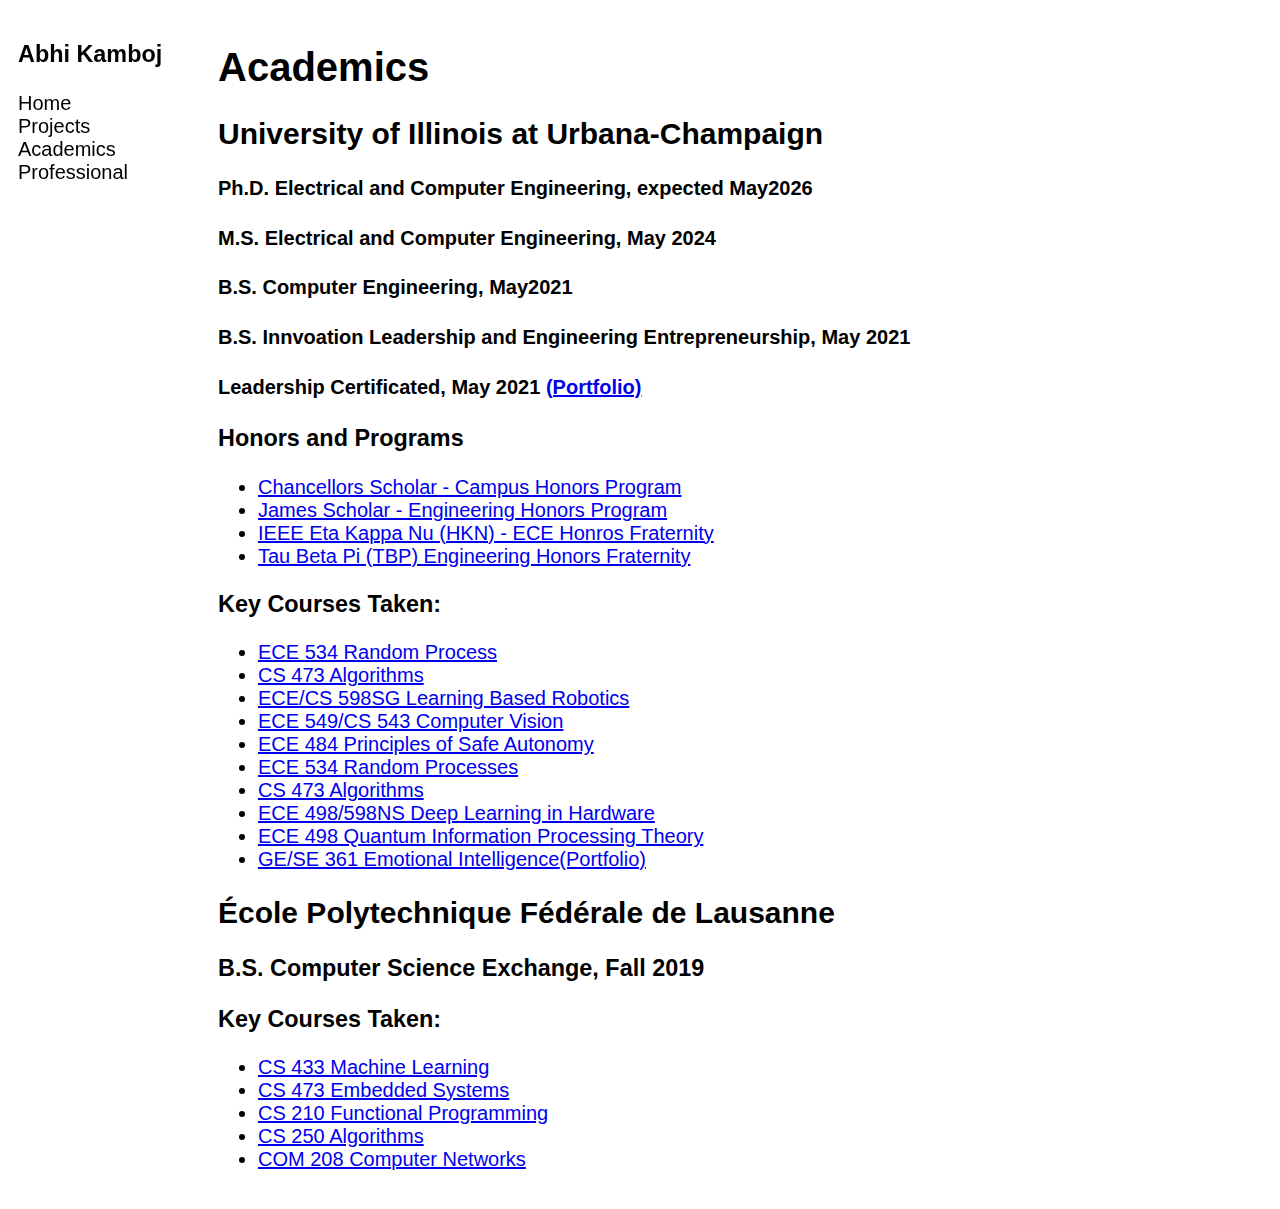
<file: academics.html>
<!DOCTYPE html>
<html>
    <head>
        <link rel="stylesheet" href="styles.css">
        <script src="https://code.jquery.com/jquery-3.3.1.min.js"></script>
    </head>

    <div class="container">
    <script>
        $.get("navigation.html", function(data){
            $("#nav-placeholder").replaceWith(data);
        });
        </script>
    <div id="nav-placeholder">
    </div>
    <div class = "main_text">
    <body >
        <h1 id="academics"> Academics </h1>
        <h2>University of Illinois at Urbana-Champaign</h2>
        <h4>Ph.D. Electrical and Computer Engineering, expected May2026</h4>
        <h4>M.S. Electrical and Computer Engineering, May 2024</h4>
        <h4>B.S. Computer Engineering, May2021</h4>
        <h4>B.S. Innvoation Leadership and Engineering Entrepreneurship, May 2021</h4>
        <h4>Leadership Certificated, May 2021 <a href="https://abhi-leadership-certificate.weebly.com/">(Portfolio)</a></h4> 
        <h3>Honors and Programs</h2>
        <ul>
            <li><a href="https://honors.illinois.edu/">Chancellors Scholar - Campus Honors Program</a></li>
            <li><a href="https://students.grainger.illinois.edu/jscholar/about/">James Scholar - Engineering Honors Program</a></li>
            <li><a href="https://etakappanu.web.engr.illinois.edu/">IEEE Eta Kappa Nu (HKN) - ECE Honros Fraternity</a></li>
            <li><a href="https://tbp.ec.illinois.edu/">Tau Beta Pi (TBP) Engineering Honors Fraternity</a></li>
        </ul>
        <h3>Key Courses Taken:</h2>
        <ul>
            <li><a href="https://courses.grainger.illinois.edu/ece534/sp2022/">ECE 534 Random Process</a></li>
            <li><a href="https://courses.engr.illinois.edu/cs473/sp2022/">CS 473 Algorithms</a></li>
            <li><a href="http://saurabhg.web.illinois.edu/teaching/ece598sg/fa2020/">ECE/CS 598SG Learning Based Robotics</a></li>
            <li><a href="http://slazebni.cs.illinois.edu/fall21/">ECE 549/CS 543 Computer Vision</a></li>
            <li><a href="https://publish.illinois.edu/safe-autonomy/">ECE 484 Principles of Safe Autonomy</a></li>
            <li><a href="https://courses.grainger.illinois.edu/ece534/sp2022/">ECE 534 Random Processes</a></li>
            <li><a href="https://courses.engr.illinois.edu/cs473/sp2022/">CS 473 Algorithms</a></li>
            <li><a href="https://courses.engr.illinois.edu/ece598nsg/fa2019/">ECE 498/598NS Deep Learning in Hardware</a></li>
            <li><a href="https://quantum-entangled.ece.illinois.edu/teaching/">ECE 498 Quantum Information Processing Theory</a></li>
            <li><a href="https://ise.illinois.edu/undergraduate/courses/se361-120188">GE/SE 361 Emotional Intelligence</a><a href="https://abhikamboj-emotional-intelligence.mystrikingly.com/">(Portfolio)</a></li>
        </ul>
        <h2>
            École Polytechnique Fédérale de Lausanne
        </h2>
        <h3>B.S. Computer Science Exchange, Fall 2019</h3>
        <h3>Key Courses Taken:</h2>
            <ul>
                <li><a href="https://www.epfl.ch/labs/mlo/machine-learning-cs-433/"> CS 433 Machine Learning</a></li>
                <li><a href="https://edu.epfl.ch/coursebook/fr/embedded-systems-CS-473"> CS 473 Embedded Systems</a></li>
                <li><a href="https://edu.epfl.ch/coursebook/en/functional-programming-CS-210"> CS 210 Functional Programming</a></li>
                <li><a href="https://edu.epfl.ch/coursebook/en/algorithms-CS-250"> CS 250 Algorithms</a></li>
                <li><a href="https://edu.epfl.ch/coursebook/en/computer-networks-COM-208"> COM 208 Computer Networks</a></li>
            </ul>
    </body>
    </div>
</div>
</html>
</file>
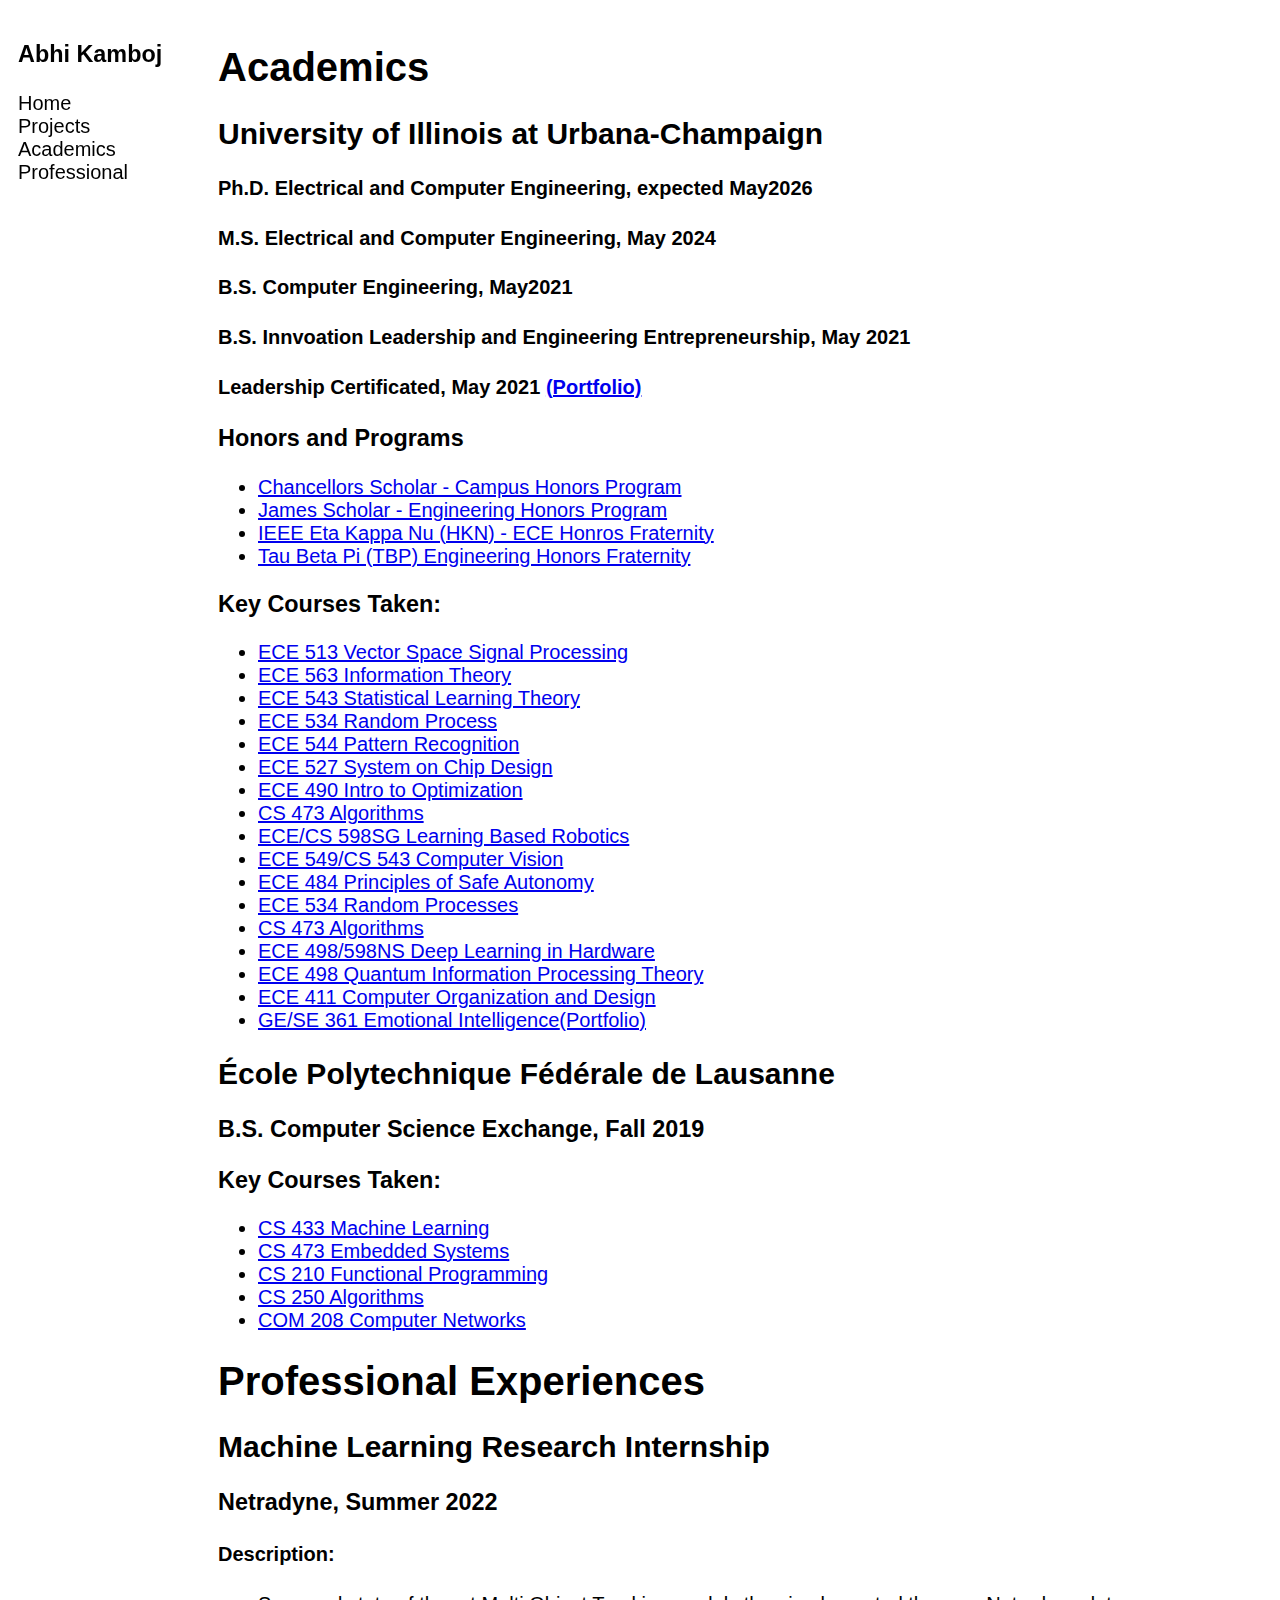
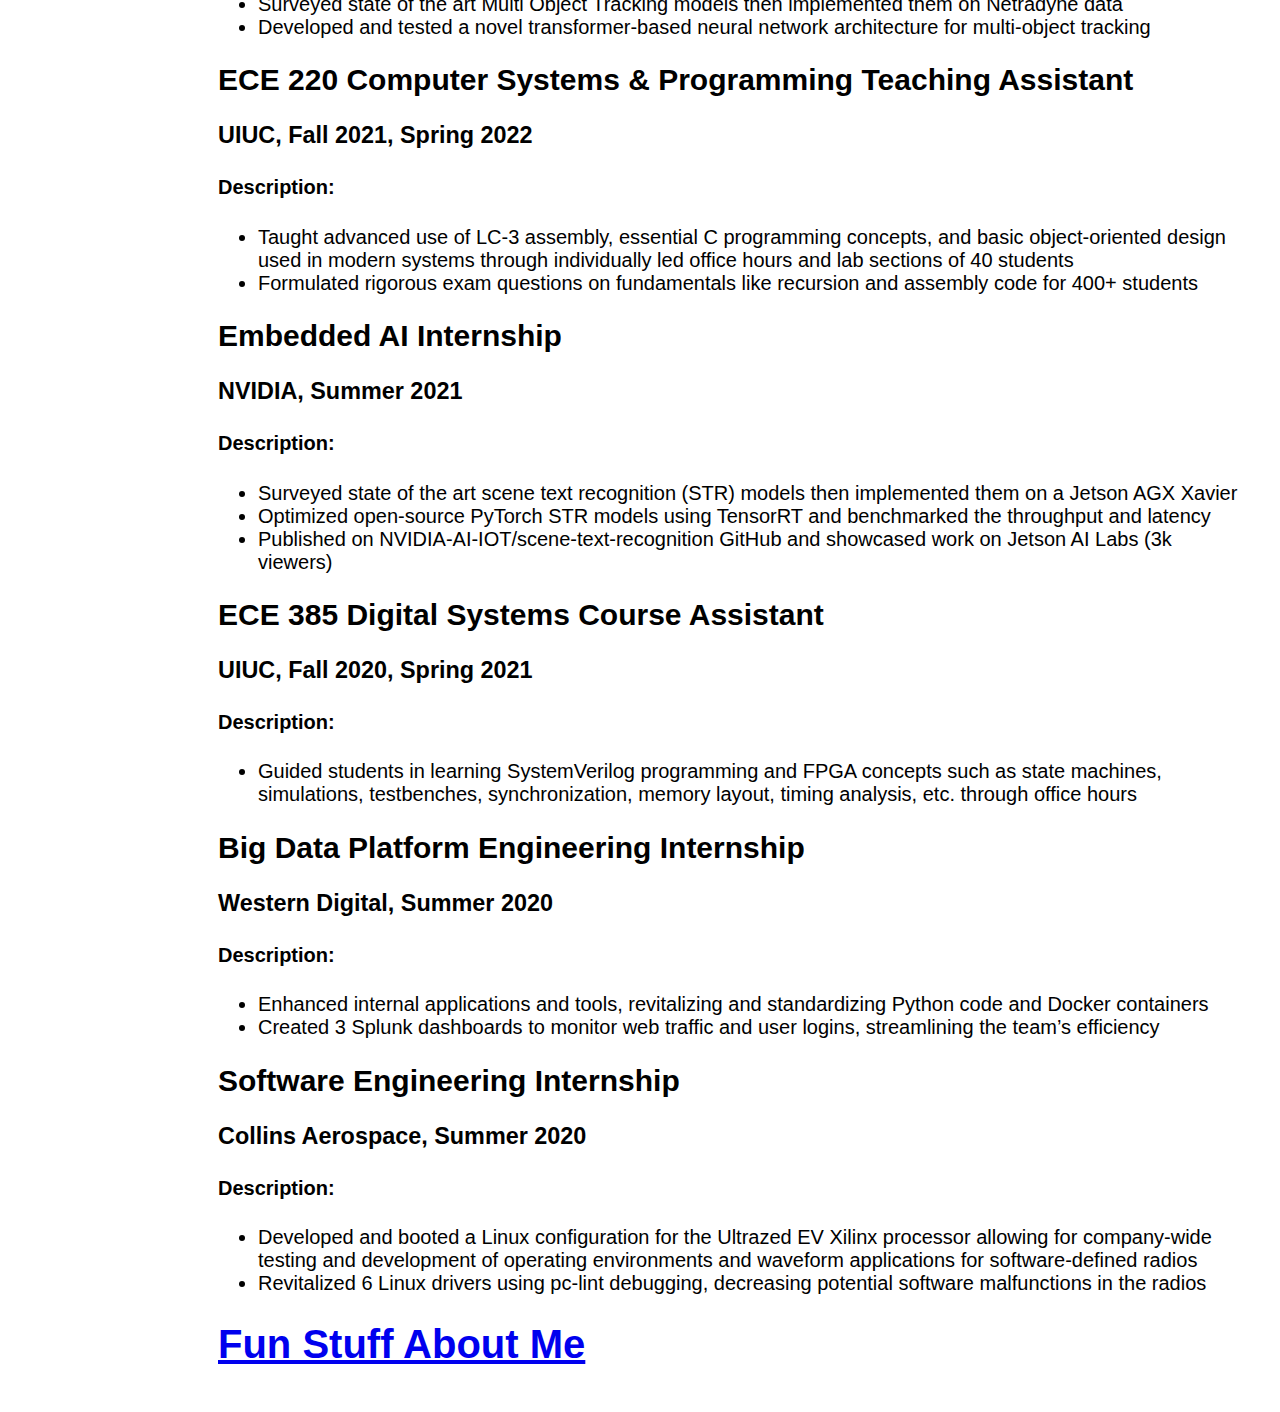
<file: bio.html>
<!DOCTYPE html>
<html>
    <head>
        <link rel="stylesheet" href="styles.css">
        <script src="https://code.jquery.com/jquery-3.3.1.min.js"></script>
    </head>

    <div class="container">
    <script>
        $.get("navigation.html", function(data){
            $("#nav-placeholder").replaceWith(data);
        });
        </script>
    <div id="nav-placeholder">
    </div>
    <div class = "main_text">
    <body >
        <h1 id="academics"> Academics </h1>
        <h2>University of Illinois at Urbana-Champaign</h2>
        <h4>Ph.D. Electrical and Computer Engineering, expected May2026</h4>
        <h4>M.S. Electrical and Computer Engineering, May 2024</h4>
        <h4>B.S. Computer Engineering, May2021</h4>
        <h4>B.S. Innvoation Leadership and Engineering Entrepreneurship, May 2021</h4>
        <h4>Leadership Certificated, May 2021 <a href="https://abhi-leadership-certificate.weebly.com/">(Portfolio)</a></h4> 
        <h3>Honors and Programs</h2>
        <ul>
            <li><a href="https://honors.illinois.edu/">Chancellors Scholar - Campus Honors Program</a></li>
            <li><a href="https://students.grainger.illinois.edu/jscholar/about/">James Scholar - Engineering Honors Program</a></li>
            <li><a href="https://etakappanu.web.engr.illinois.edu/">IEEE Eta Kappa Nu (HKN) - ECE Honros Fraternity</a></li>
            <li><a href="https://tbp.ec.illinois.edu/">Tau Beta Pi (TBP) Engineering Honors Fraternity</a></li>
        </ul>
        <h3>Key Courses Taken:</h2>
        <ul>
            <li><a href="https://ece.illinois.edu/academics/courses/ece513">ECE 513 Vector Space Signal Processing</a></li>
            <li><a href="https://ece.illinois.edu/academics/courses/ece563">ECE 563 Information Theory</a></li>
            <li><a href="https://ece.illinois.edu/academics/courses/ece543">ECE 543 Statistical Learning Theory</a></li>
            <li><a href="https://courses.grainger.illinois.edu/ece534/sp2022/">ECE 534 Random Process</a></li>
            <li><a href="https://courses.grainger.illinois.edu/ece544na/fa2022/_site/">ECE 544 Pattern Recognition</a></li>
            <li><a href="https://ece.illinois.edu/academics/courses/ece527">ECE 527 System on Chip Design</a></li>
            <li><a href="https://ece.illinois.edu/academics/courses/ece490">ECE 490 Intro to Optimization</a></li>
            <li><a href="https://courses.engr.illinois.edu/cs473/sp2022/">CS 473 Algorithms</a></li>
            <li><a href="http://saurabhg.web.illinois.edu/teaching/ece598sg/fa2020/">ECE/CS 598SG Learning Based Robotics</a></li>
            <li><a href="http://slazebni.cs.illinois.edu/fall21/">ECE 549/CS 543 Computer Vision</a></li>
            <li><a href="https://publish.illinois.edu/safe-autonomy/">ECE 484 Principles of Safe Autonomy</a></li>
            <li><a href="https://courses.grainger.illinois.edu/ece534/sp2022/">ECE 534 Random Processes</a></li>
            <li><a href="https://courses.engr.illinois.edu/cs473/sp2022/">CS 473 Algorithms</a></li>
            <li><a href="https://courses.engr.illinois.edu/ece598nsg/fa2019/">ECE 498/598NS Deep Learning in Hardware</a></li>
            <li><a href="https://quantum-entangled.ece.illinois.edu/teaching/">ECE 498 Quantum Information Processing Theory</a></li>
            <li><a href="https://ece.illinois.edu/academics/courses/ece411">ECE 411 Computer Organization and Design</a></li>
            <li><a href="https://ise.illinois.edu/undergraduate/courses/se361-120188">GE/SE 361 Emotional Intelligence</a><a href="https://abhikamboj-emotional-intelligence.mystrikingly.com/">(Portfolio)</a></li>

            <!-- <li><a href="https://ece.illinois.edu/academics/courses/ece500">ECE 500 ECE Colloquium</a></li> -->
        </ul>
        
        <h2>
            École Polytechnique Fédérale de Lausanne
        </h2>
        <h3>B.S. Computer Science Exchange, Fall 2019</h3>
        <h3>Key Courses Taken:</h2>
            <ul>
                <li><a href="https://www.epfl.ch/labs/mlo/machine-learning-cs-433/"> CS 433 Machine Learning</a></li>
                <li><a href="https://edu.epfl.ch/coursebook/fr/embedded-systems-CS-473"> CS 473 Embedded Systems</a></li>
                <li><a href="https://edu.epfl.ch/coursebook/en/functional-programming-CS-210"> CS 210 Functional Programming</a></li>
                <li><a href="https://edu.epfl.ch/coursebook/en/algorithms-CS-250"> CS 250 Algorithms</a></li>
                <li><a href="https://edu.epfl.ch/coursebook/en/computer-networks-COM-208"> COM 208 Computer Networks</a></li>
            </ul>
        
    
        <h1 id="professional"> Professional Experiences</h1>
        <h2>Machine Learning Research Internship</h2>
        <h3>Netradyne, Summer 2022</h3>
        <h4>Description:</h4>
        <ul>
            <li>Surveyed state of the art Multi Object Tracking models then implemented them on Netradyne data</li>
            <li>Developed and tested a novel transformer-based neural network architecture for multi-object tracking</li>
        </ul>
        
        <h2>ECE 220 Computer Systems & Programming Teaching Assistant</h2>
        <h3>UIUC, Fall 2021, Spring 2022</h3>
        <h4>Description:</h4>
        <ul>
            <li>Taught advanced use of LC-3 assembly, essential C programming concepts, and basic object-oriented design used in modern systems through individually led office hours and lab sections of 40 students</li>
            <li>Formulated rigorous exam questions on fundamentals like recursion and assembly code for 400+ students</li>
        </ul>

        <h2>Embedded AI Internship</h2>
        <h3>NVIDIA, Summer 2021</h3>
        <h4>Description:</h4>
        <ul>
            <li>Surveyed state of the art scene text recognition (STR) models then implemented them on a Jetson AGX Xavier</li>
            <li>Optimized open-source PyTorch STR models using TensorRT and benchmarked the throughput and latency</li>
            <li>Published on NVIDIA-AI-IOT/scene-text-recognition GitHub and showcased work on Jetson AI Labs (3k viewers)</li>
        </ul>

        <h2>ECE 385 Digital Systems Course Assistant</h2>
        <h3>UIUC, Fall 2020, Spring 2021</h3>
        <h4>Description:</h4>
        <ul>
            <li>Guided students in learning SystemVerilog programming and FPGA concepts such as state machines, simulations, testbenches, synchronization, memory layout, timing analysis, etc. through office hours</li>
        </ul>

        <h2>Big Data Platform Engineering Internship</h2>
        <h3>Western Digital, Summer 2020</h3>
        <h4>Description:</h4>
        <ul>
            <li>Enhanced internal applications and tools, revitalizing and standardizing Python code and Docker containers</li>
            <li>Created 3 Splunk dashboards to monitor web traffic and user logins, streamlining the team’s efficiency</li>
        </ul>

        <h2>Software Engineering Internship</h2>
        <h3>Collins Aerospace, Summer 2020</h3>
        <h4>Description:</h4>
        <ul>
            <li>Developed and booted a Linux configuration for the Ultrazed EV Xilinx processor allowing for company-wide testing and development of operating environments and waveform applications for software-defined radios</li>
            <li>Revitalized 6 Linux drivers using pc-lint debugging, decreasing potential software malfunctions in the radios</li>
        </ul>
        <h1><a href="./fun.html">Fun Stuff About Me</a><br> </h1>
    </body>
    </div>
</div>
</html>
</file>
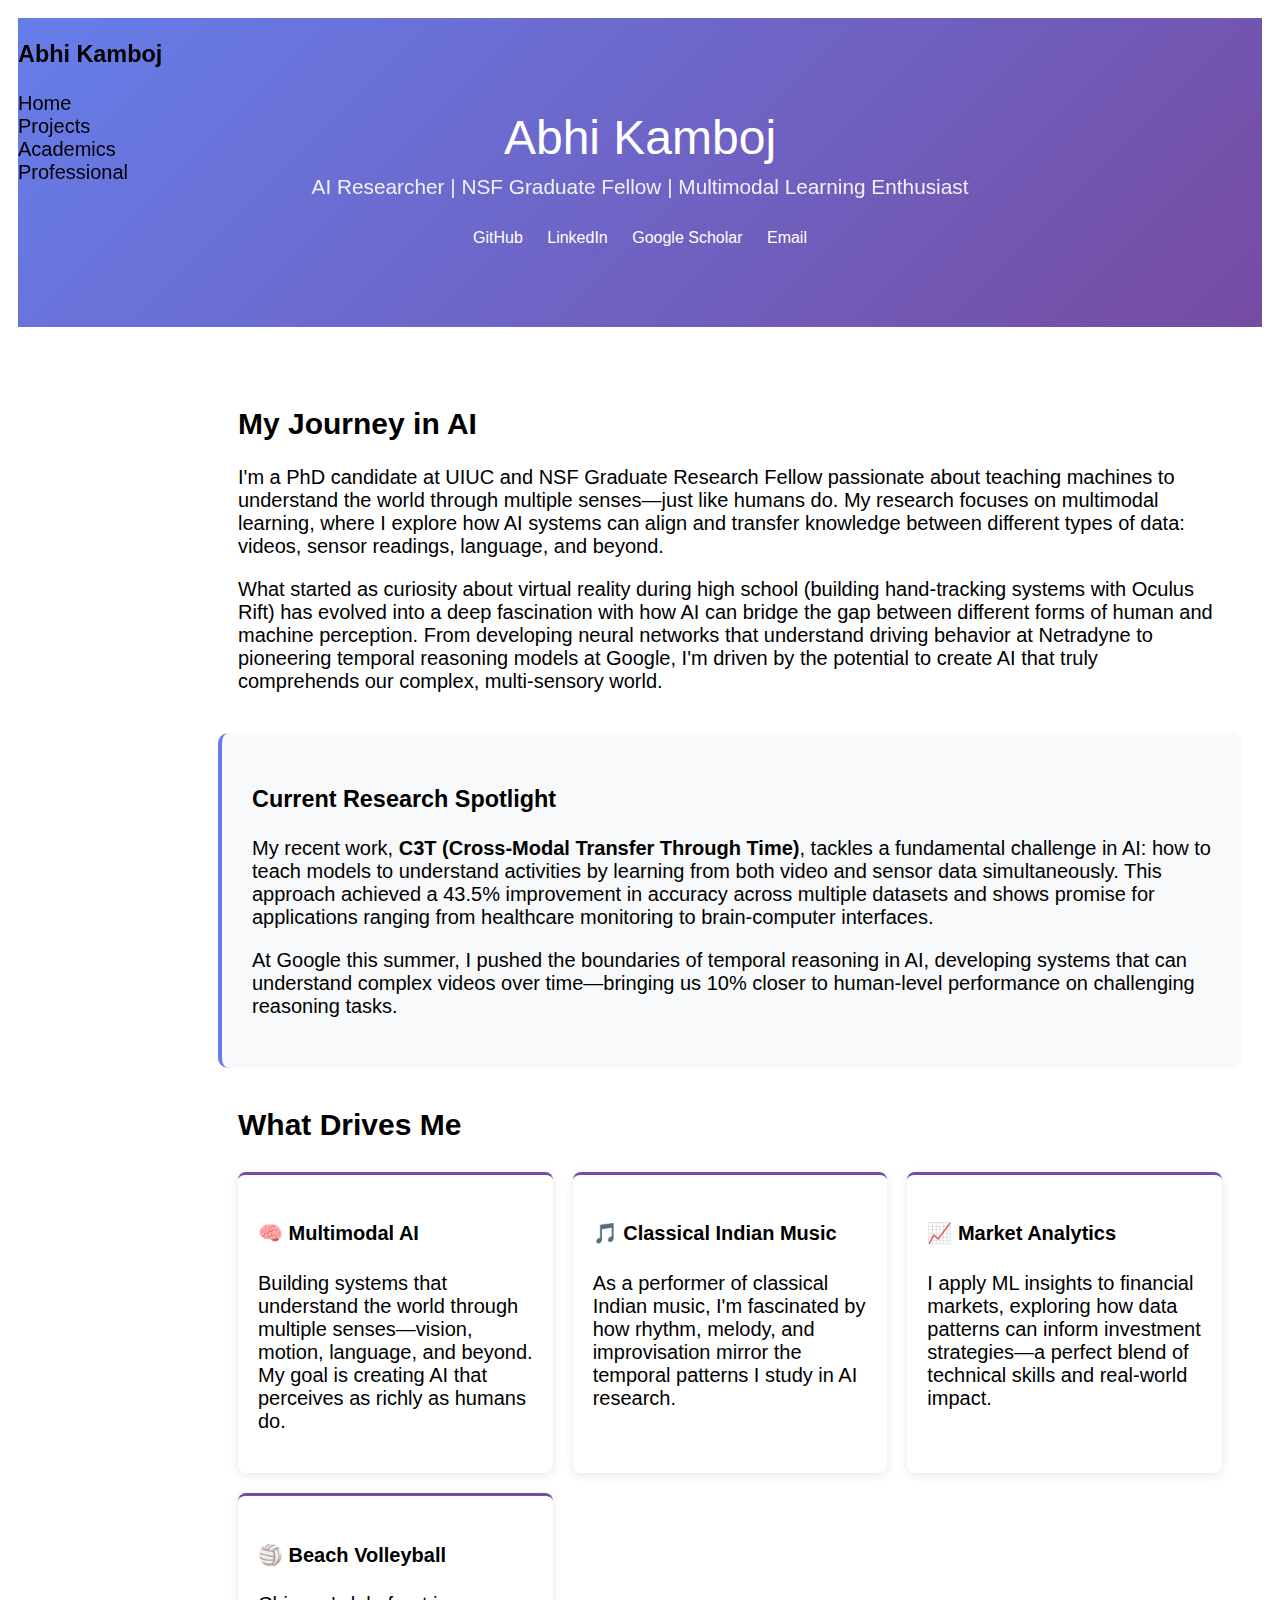
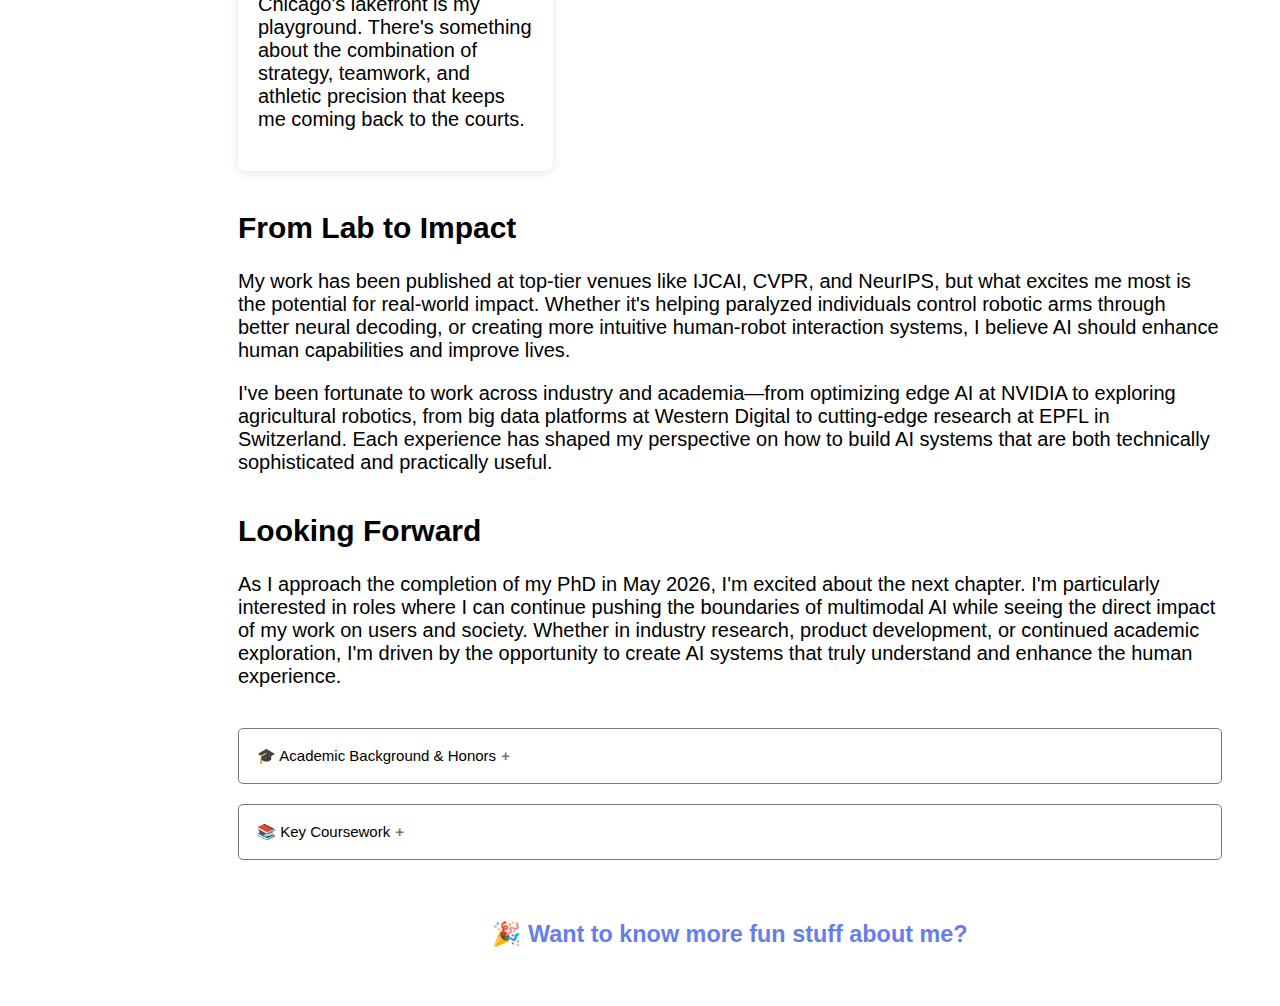
<file: bio_perplex.html>
<!DOCTYPE html>
<html>
    <head>
        <meta charset="UTF-8">
        <meta name="viewport" content="width=device-width, initial-scale=1.0">
        <title>Abhi Kamboj - AI Researcher & Engineer</title>
        <link rel="stylesheet" href="styles.css">
        <script src="https://code.jquery.com/jquery-3.3.1.min.js"></script>
        <style>
            .hero-section {
                background: linear-gradient(135deg, #667eea 0%, #764ba2 100%);
                color: white;
                padding: 60px 20px;
                text-align: center;
                margin-bottom: 40px;
            }
            .hero-section h1 {
                font-size: 3em;
                margin-bottom: 10px;
                font-weight: 300;
            }
            .hero-section .subtitle {
                font-size: 1.3em;
                opacity: 0.9;
                margin-bottom: 30px;
            }
            .section {
                margin: 40px 0;
                padding: 0 20px;
            }
            .research-highlight {
                background: #f8f9fa;
                padding: 30px;
                border-radius: 10px;
                margin: 20px 0;
                border-left: 4px solid #667eea;
            }
            .interests-grid {
                display: grid;
                grid-template-columns: repeat(auto-fit, minmax(250px, 1fr));
                gap: 20px;
                margin: 30px 0;
            }
            .interest-card {
                background: white;
                padding: 20px;
                border-radius: 8px;
                box-shadow: 0 2px 10px rgba(0,0,0,0.1);
                border-top: 3px solid #764ba2;
            }
            .collapsible {
                background-color: #f1f1f1;
                color: #444;
                cursor: pointer;
                padding: 18px;
                width: 100%;
                border: none;
                text-align: left;
                outline: none;
                font-size: 16px;
                border-radius: 5px;
                margin: 10px 0;
                transition: 0.3s;
            }
            .collapsible:hover {
                background-color: #ddd;
            }
            .collapsible:after {
                content: '\002B';
                color: #777;
                font-weight: bold;
                float: right;
                margin-left: 5px;
            }
            .active:after {
                content: "\2212";
            }
            .content {
                padding: 0 18px;
                max-height: 0;
                overflow: hidden;
                transition: max-height 0.3s ease-out;
                background-color: #f9f9f9;
            }
            .social-links {
                margin: 20px 0;
            }
            .social-links a {
                margin: 0 10px;
                color: white;
                text-decoration: none;
                font-weight: 500;
            }
        </style>
    </head>
    <body>
        <div class="container">
            <script>
                $.get("navigation.html", function(data){
                    $("#nav-placeholder").replaceWith(data);
                });
            </script>
            <div id="nav-placeholder"></div>
            
            <div class="hero-section">
                <h1>Abhi Kamboj</h1>
                <div class="subtitle">AI Researcher | NSF Graduate Fellow | Multimodal Learning Enthusiast</div>
                <div class="social-links">
                    <a href="https://github.com/akamboj2">GitHub</a>
                    <a href="https://www.linkedin.com/in/abhi-kamboj">LinkedIn</a>
                    <a href="https://scholar.google.com/citations?user=SPO7k4wAAAAJ&hl=en&oi=ao">Google Scholar</a>
                    <a href="mailto:Akamboj2@illinois.edu">Email</a>
                </div>
            </div>

            <div class="main_text">
                <div class="section">
                    <h2>My Journey in AI</h2>
                    <p>
                        I'm a PhD candidate at UIUC and NSF Graduate Research Fellow passionate about teaching machines to understand the world through multiple senses—just like humans do. My research focuses on multimodal learning, where I explore how AI systems can align and transfer knowledge between different types of data: videos, sensor readings, language, and beyond.
                    </p>
                    <p>
                        What started as curiosity about virtual reality during high school (building hand-tracking systems with Oculus Rift) has evolved into a deep fascination with how AI can bridge the gap between different forms of human and machine perception. From developing neural networks that understand driving behavior at Netradyne to pioneering temporal reasoning models at Google, I'm driven by the potential to create AI that truly comprehends our complex, multi-sensory world.
                    </p>
                </div>

                <div class="research-highlight">
                    <h3>Current Research Spotlight</h3>
                    <p>
                        My recent work, <strong>C3T (Cross-Modal Transfer Through Time)</strong>, tackles a fundamental challenge in AI: how to teach models to understand activities by learning from both video and sensor data simultaneously. This approach achieved a 43.5% improvement in accuracy across multiple datasets and shows promise for applications ranging from healthcare monitoring to brain-computer interfaces.
                    </p>
                    <p>
                        At Google this summer, I pushed the boundaries of temporal reasoning in AI, developing systems that can understand complex videos over time—bringing us 10% closer to human-level performance on challenging reasoning tasks.
                    </p>
                </div>

                <div class="section">
                    <h2>What Drives Me</h2>
                    <div class="interests-grid">
                        <div class="interest-card">
                            <h4>🧠 Multimodal AI</h4>
                            <p>Building systems that understand the world through multiple senses—vision, motion, language, and beyond. My goal is creating AI that perceives as richly as humans do.</p>
                        </div>
                        <div class="interest-card">
                            <h4>🎵 Classical Indian Music</h4>
                            <p>As a performer of classical Indian music, I'm fascinated by how rhythm, melody, and improvisation mirror the temporal patterns I study in AI research.</p>
                        </div>
                        <div class="interest-card">
                            <h4>📈 Market Analytics</h4>
                            <p>I apply ML insights to financial markets, exploring how data patterns can inform investment strategies—a perfect blend of technical skills and real-world impact.</p>
                        </div>
                        <div class="interest-card">
                            <h4>🏐 Beach Volleyball</h4>
                            <p>Chicago's lakefront is my playground. There's something about the combination of strategy, teamwork, and athletic precision that keeps me coming back to the courts.</p>
                        </div>
                    </div>
                </div>

                <div class="section">
                    <h2>From Lab to Impact</h2>
                    <p>
                        My work has been published at top-tier venues like IJCAI, CVPR, and NeurIPS, but what excites me most is the potential for real-world impact. Whether it's helping paralyzed individuals control robotic arms through better neural decoding, or creating more intuitive human-robot interaction systems, I believe AI should enhance human capabilities and improve lives.
                    </p>
                    <p>
                        I've been fortunate to work across industry and academia—from optimizing edge AI at NVIDIA to exploring agricultural robotics, from big data platforms at Western Digital to cutting-edge research at EPFL in Switzerland. Each experience has shaped my perspective on how to build AI systems that are both technically sophisticated and practically useful.
                    </p>
                </div>

                <div class="section">
                    <h2>Looking Forward</h2>
                    <p>
                        As I approach the completion of my PhD in May 2026, I'm excited about the next chapter. I'm particularly interested in roles where I can continue pushing the boundaries of multimodal AI while seeing the direct impact of my work on users and society. Whether in industry research, product development, or continued academic exploration, I'm driven by the opportunity to create AI systems that truly understand and enhance the human experience.
                    </p>
                </div>

                <!-- Collapsible Academic Details -->
                <div class="section">
                    <button class="collapsible">🎓 Academic Background & Honors</button>
                    <div class="content">
                        <div style="padding: 20px 0;">
                            <h3>University of Illinois at Urbana-Champaign</h3>
                            <ul>
                                <li>Ph.D. Electrical and Computer Engineering, expected May 2026 (GPA: 3.6/4.0)</li>
                                <li>M.S. Electrical and Computer Engineering, May 2024</li>
                                <li>B.S. Computer Engineering + Engineering Entrepreneurship, May 2021 (GPA: 3.9/4.0)</li>
                                <li><a href="https://abhi-leadership-certificate.weebly.com/">Leadership Certificate, May 2021</a></li>
                            </ul>
                            
                            <h3>École Polytechnique Fédérale de Lausanne (EPFL)</h3>
                            <ul>
                                <li>Academic Exchange Semester, Fall 2019</li>
                            </ul>

                            <h3>Honors and Recognition</h3>
                            <ul>
                                <li><strong>NSF Graduate Research Fellow</strong> (2023-2026)</li>
                                <li><strong>Best Reviewer Award</strong>, NeurIPS UniReps Workshop 2024</li>
                                <li><a href="https://honors.illinois.edu/">Chancellor's Scholar - Campus Honors Program</a></li>
                                <li><a href="https://students.grainger.illinois.edu/jscholar/about/">James Scholar - Engineering Honors Program</a></li>
                                <li><a href="https://etakappanu.web.engr.illinois.edu/">IEEE Eta Kappa Nu (HKN)</a> - ECE Honors Fraternity</li>
                                <li><a href="https://tbp.ec.illinois.edu/">Tau Beta Pi (TBP)</a> Engineering Honors Fraternity</li>
                            </ul>
                        </div>
                    </div>

                    <button class="collapsible">📚 Key Coursework</button>
                    <div class="content">
                        <div style="padding: 20px 0;">
                            <h4>Advanced AI & Machine Learning</h4>
                            <ul>
                                <li><a href="https://ece.illinois.edu/academics/courses/ece543">ECE 543 Statistical Learning Theory</a></li>
                                <li><a href="https://courses.grainger.illinois.edu/ece544na/fa2022/_site/">ECE 544 Pattern Recognition</a></li>
                                <li><a href="http://slazebni.cs.illinois.edu/fall21/">ECE 549/CS 543 Computer Vision</a></li>
                                <li><a href="http://saurabhg.web.illinois.edu/teaching/ece598sg/fa2020/">ECE/CS 598SG Learning Based Robotics</a></li>
                            </ul>
                            
                            <h4>Signal Processing & Information Theory</h4>
                            <ul>
                                <li><a href="https://ece.illinois.edu/academics/courses/ece513">ECE 513 Vector Space Signal Processing</a></li>
                                <li><a href="https://ece.illinois.edu/academics/courses/ece563">ECE 563 Information Theory</a></li>
                                <li><a href="https://courses.grainger.illinois.edu/ece534/sp2022/">ECE 534 Random Processes</a></li>
                            </ul>
                            
                            <h4>Systems & Algorithms</h4>
                            <ul>
                                <li><a href="https://courses.engr.illinois.edu/cs473/sp2022/">CS 473 Algorithms</a></li>
                                <li><a href="https://ece.illinois.edu/academics/courses/ece527">ECE 527 System on Chip Design</a></li>
                                <li><a href="https://ece.illinois.edu/academics/courses/ece411">ECE 411 Computer Organization and Design</a></li>
                            </ul>
                        </div>
                    </div>
                </div>

                <div class="section" style="text-align: center; margin-top: 50px;">
                    <h3><a href="./fun.html" style="color: #667eea; text-decoration: none;">🎉 Want to know more fun stuff about me?</a></h3>
                </div>
            </div>
        </div>

        <script>
            var coll = document.getElementsByClassName("collapsible");
            var i;

            for (i = 0; i < coll.length; i++) {
                coll[i].addEventListener("click", function() {
                    this.classList.toggle("active");
                    var content = this.nextElementSibling;
                    if (content.style.maxHeight){
                        content.style.maxHeight = null;
                    } else {
                        content.style.maxHeight = content.scrollHeight + "px";
                    } 
                });
            }
        </script>
    </body>
</html>
</file>
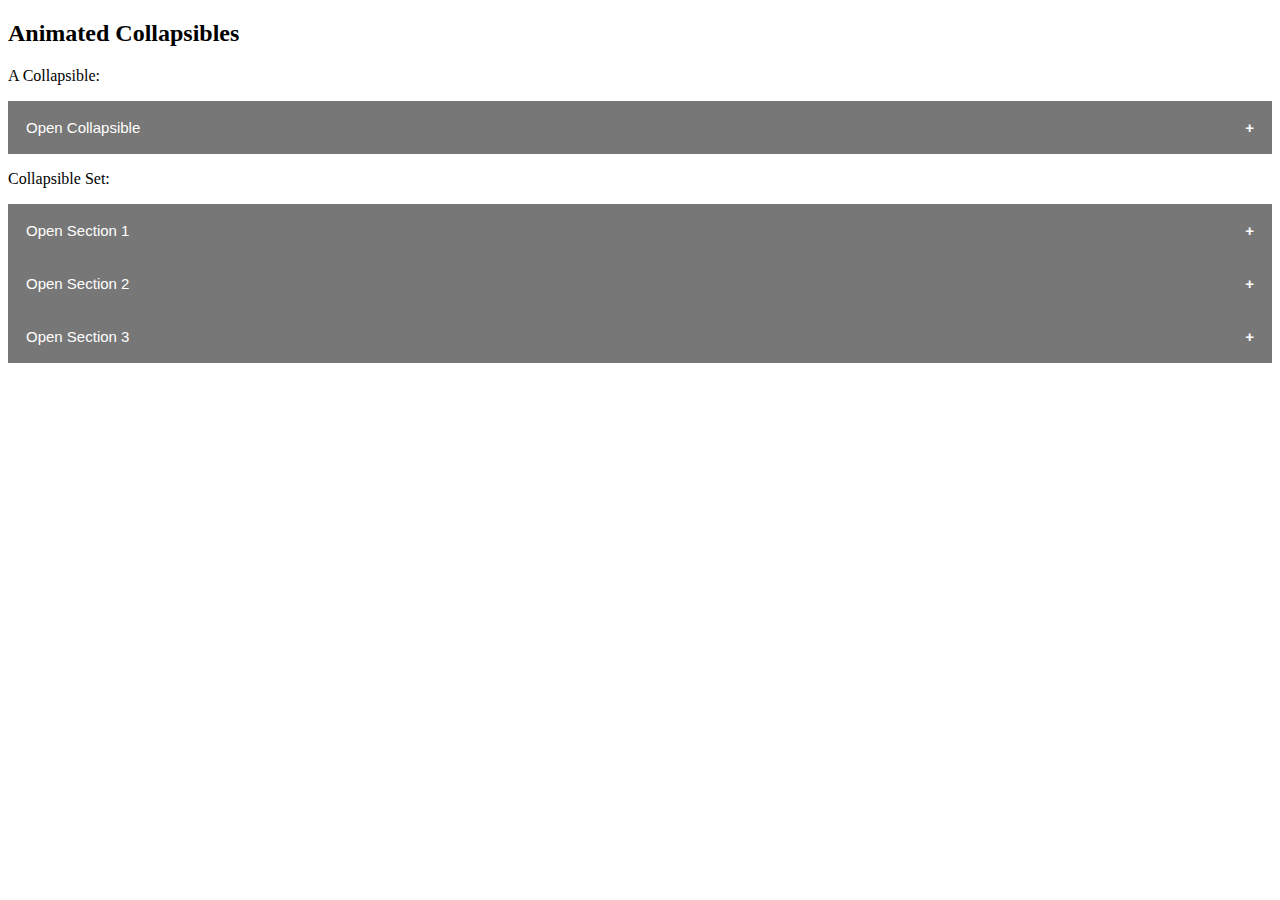
<file: collapse.html>
<!DOCTYPE html>
<html>
<head>
<meta name="viewport" content="width=device-width, initial-scale=1">
<style>
.collapsible {
  background-color: #777;
  color: white;
  cursor: pointer;
  padding: 18px;
  width: 100%;
  border: none;
  text-align: left;
  outline: none;
  font-size: 15px;
}

.active, .collapsible:hover {
  background-color: #555;
}

.collapsible:after {
  content: '\002B';
  color: white;
  font-weight: bold;
  float: right;
  margin-left: 5px;
}

.active:after {
  content: "\2212";
}

.content {
  padding: 0 18px;
  max-height: 0;
  overflow: hidden;
  transition: max-height 0.2s ease-out;
  background-color: #f1f1f1;
}
</style>
</head>
<body>

<h2>Animated Collapsibles</h2>

<p>A Collapsible:</p>
<button class="collapsible">Open Collapsible</button>
<div class="content">
  <p>Lorem ipsum dolor sit amet, consectetur adipisicing elit, sed do eiusmod tempor incididunt ut labore et dolore magna aliqua. Ut enim ad minim veniam, quis nostrud exercitation ullamco laboris nisi ut aliquip ex ea commodo consequat.</p>
</div>

<p>Collapsible Set:</p>
<button class="collapsible">Open Section 1</button>
<div class="content">
  <p>Lorem ipsum dolor sit amet, consectetur adipisicing elit, sed do eiusmod tempor incididunt ut labore et dolore magna aliqua. Ut enim ad minim veniam, quis nostrud exercitation ullamco laboris nisi ut aliquip ex ea commodo consequat.</p>
</div>
<button class="collapsible">Open Section 2</button>
<div class="content">
  <p>Lorem ipsum dolor sit amet, consectetur adipisicing elit, sed do eiusmod tempor incididunt ut labore et dolore magna aliqua. Ut enim ad minim veniam, quis nostrud exercitation ullamco laboris nisi ut aliquip ex ea commodo consequat.</p>
</div>
<button class="collapsible">Open Section 3</button>
<div class="content">
  <p>Lorem ipsum dolor sit amet, consectetur adipisicing elit, sed do eiusmod tempor incididunt ut labore et dolore magna aliqua. Ut enim ad minim veniam, quis nostrud exercitation ullamco laboris nisi ut aliquip ex ea commodo consequat.</p>
</div>

<script>
var coll = document.getElementsByClassName("collapsible");
var i;

for (i = 0; i < coll.length; i++) {
  coll[i].addEventListener("click", function() {
    this.classList.toggle("active");
    var content = this.nextElementSibling;
    if (content.style.maxHeight){
      content.style.maxHeight = null;
    } else {
      content.style.maxHeight = content.scrollHeight + "px";
    } 
  });
}
</script>

</body>
</html>
</file>
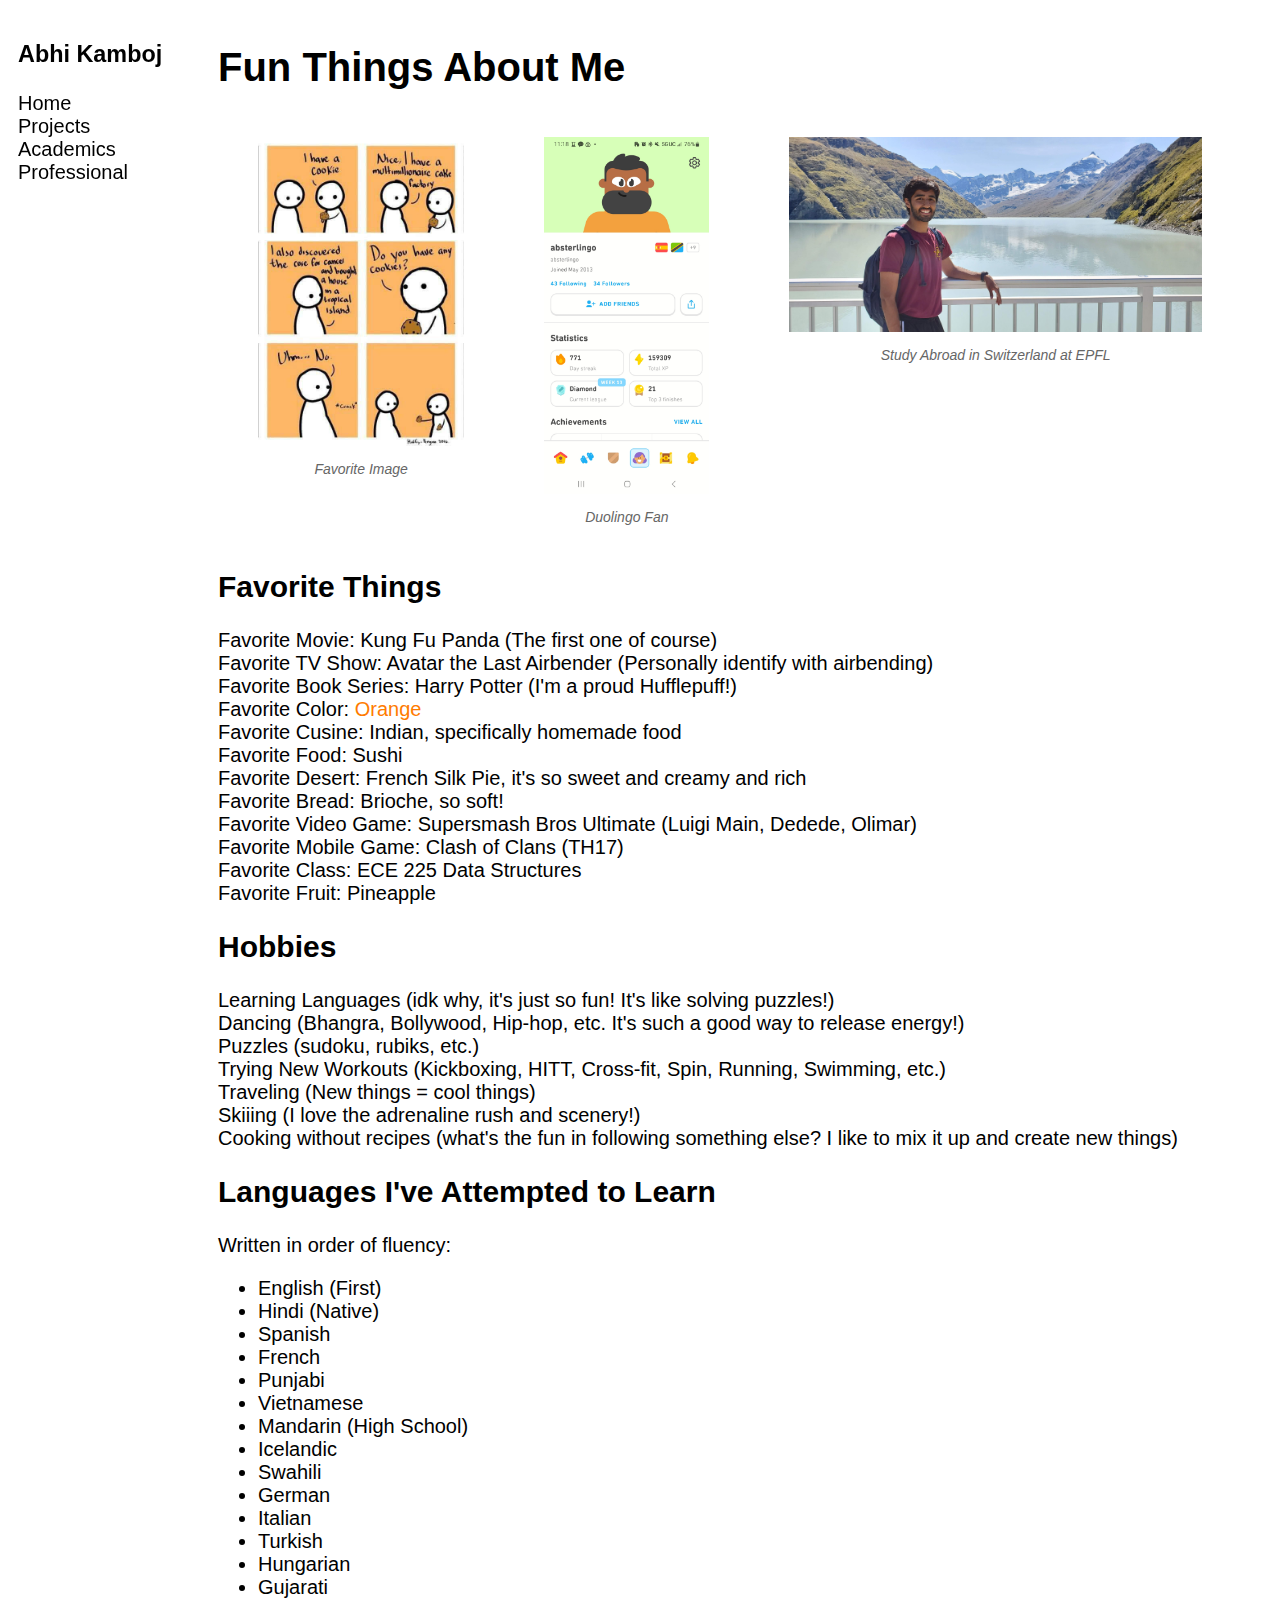
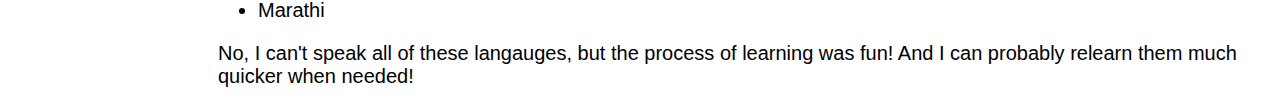
<file: fun.html>
<!DOCTYPE html>
<html>
    <head>
        <link rel="stylesheet" href="styles.css">
        <script src="https://code.jquery.com/jquery-3.3.1.min.js"></script>
    </head>
    <div class="container">
    <script>
        $.get("navigation.html", function(data){
            $("#nav-placeholder").replaceWith(data);
        });
    </script>
    <div id="nav-placeholder">
    </div>
    <div class = "main_text">
    <body >
        
        <h1 id="fun"> Fun Things About Me</h1>
        <div style="display: flex; justify-content: space-around;">
            <figure style="width: 25%;">
                <img src="files/fun/cookie_cartoon.jpg" alt="Sharing Cookie" style="width: 100%;">
                <figcaption>Favorite Image</figcaption>
            </figure>
            <figure style="width: 20%;">
                <img src="files/fun/duolingo.jpg" alt="Duolingo screenshot" style="width: 100%;">
                <figcaption>Duolingo Fan</figcaption>
            </figure>
            <figure style="width: 50%;">
                <img src="files/fun/switzerland.jpg" alt="Switzerland Study Abroad" style="width: 100%;">
                <figcaption>Study Abroad in Switzerland at EPFL</figcaption>
            </figure>
        </div>
        <h2>Favorite Things</h2>
        Favorite Movie: Kung Fu Panda (The first one of course)<br>
        Favorite TV Show: Avatar the Last Airbender (Personally identify with airbending)<br>
        Favorite Book Series: Harry Potter (I'm a proud Hufflepuff!)<br> 
        Favorite Color: <span style="color: rgb(255, 123, 0);">Orange</span><br>
        Favorite Cusine: Indian, specifically homemade food<br>
        Favorite Food: Sushi<br>
        Favorite Desert: French Silk Pie, it's so sweet and creamy and rich<br>
        Favorite Bread: Brioche, so soft! <br>
        Favorite Video Game: Supersmash Bros Ultimate (Luigi Main, Dedede, Olimar)<br>
        Favorite Mobile Game: Clash of Clans (TH17) <br>
        <!-- Favorite State: Minnesota (Hometown)<br> -->
        Favorite Class: ECE 225 Data Structures <br>
        Favorite Fruit: Pineapple<br>


        
        <h2>Hobbies</h2>
        Learning Languages (idk why, it's just so fun! It's like solving puzzles!)<br>
        Dancing (Bhangra, Bollywood, Hip-hop, etc. It's such a good way to release energy!)<br>
        Puzzles (sudoku, rubiks, etc.) <br>
        Trying New Workouts (Kickboxing, HITT, Cross-fit, Spin, Running, Swimming, etc.)<br>
        Traveling (New things = cool things)<br>
        Skiiing (I love the adrenaline rush and scenery!)<br>
        Cooking without recipes (what's the fun in following something else? I like to mix it up and create new things) <br>
        
        <h2> Languages I've Attempted to Learn </h2>
        Written in order of fluency: <br>
        <ul>
            <li>English (First)</li>
            <li>Hindi (Native)</li>
            <li>Spanish</li>
            <li>French</li>
            <li>Punjabi</li>
            <li>Vietnamese</li>
            <li>Mandarin (High School)</li>
            <li>Icelandic</li>
            <li>Swahili</li>
            <li>German</li>
            <li>Italian</li>
            <li>Turkish</li>
            <li>Hungarian</li>
            <li>Gujarati</li>
            <li>Marathi</li>
        </ul>

        No, I can't speak all of these langauges, but the process of learning was fun! And I can probably relearn them much quicker when needed! <br>
        
    </body>
    </div>
</div>
</html>
</file>
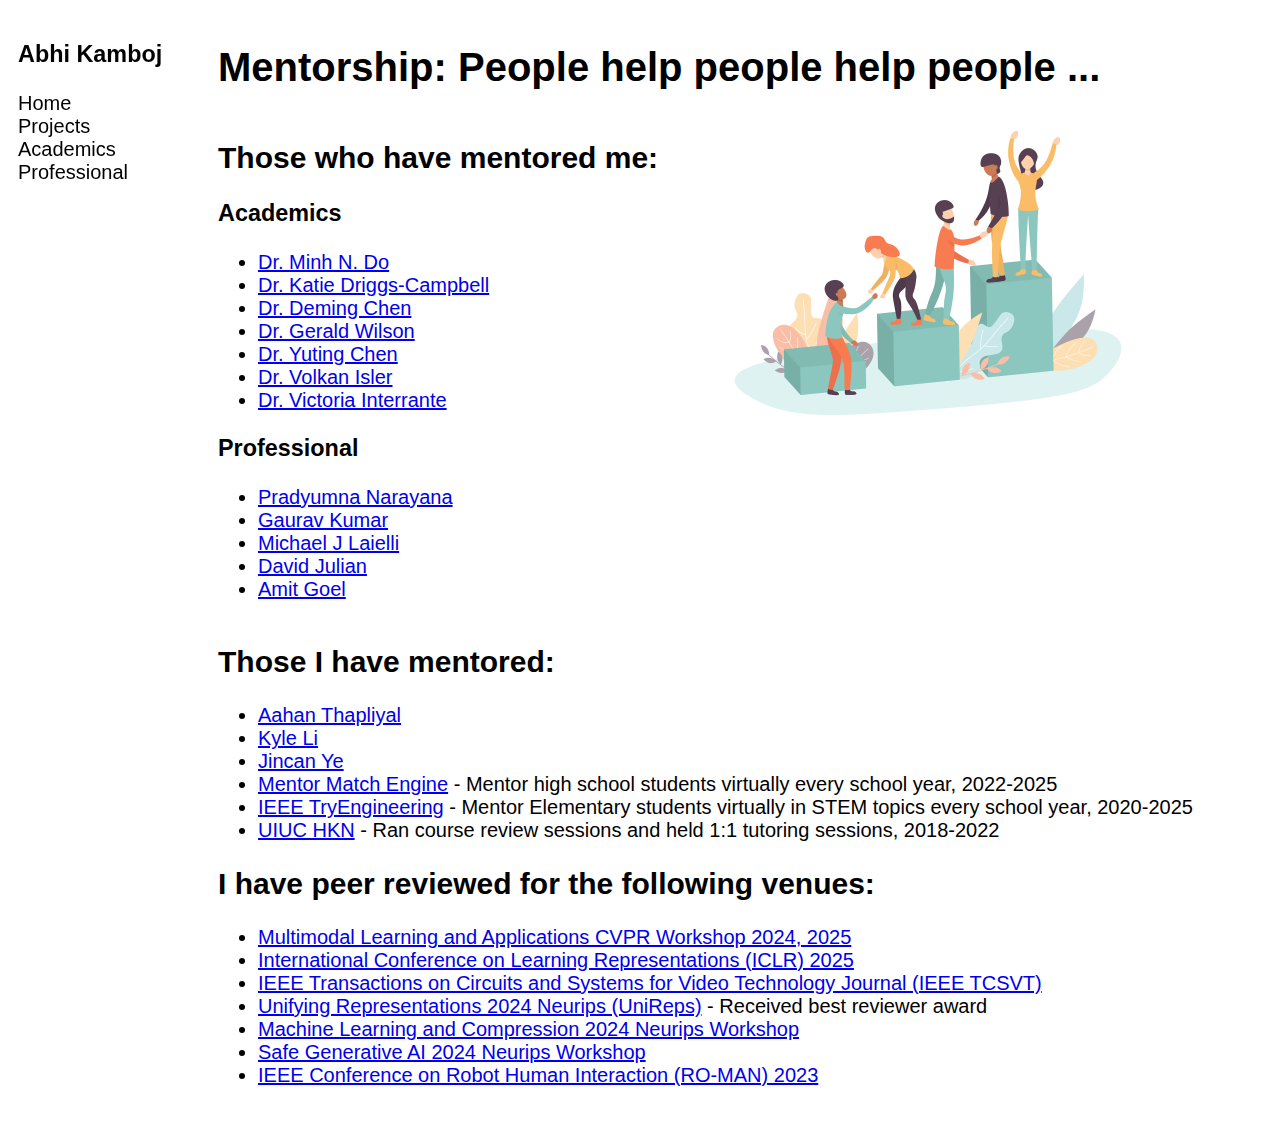
<file: mentorship.html>
<!DOCTYPE html>
<html>
    <head>
        <link rel="stylesheet" href="styles.css">
        <script src="https://code.jquery.com/jquery-3.3.1.min.js"></script>
    </head>

    <div class="container">
    <script>
        $.get("navigation.html", function(data){
            $("#nav-placeholder").replaceWith(data);
        });
        </script>
    <div id="nav-placeholder">
    </div>
    <div class = "main_text">
    <body >
        <h1 id="academics">
            Mentorship: People help people help people ...
        </h1>
        <div style="display: flex; align-items: flex-start;">
            <div>
            <h2>Those who have mentored me:</h2>
            <h3> Academics</h3>
            <ul>
                <li><a href="https://minhdo.ece.illinois.edu/">Dr. Minh N. Do</a></li>
                <li><a href="https://krdc.web.illinois.edu/">Dr. Katie Driggs-Campbell</a></li>
                <li><a href="https://dchen.ece.illinois.edu/">Dr. Deming Chen</a></li>
                <li><a href="https://www.linkedin.com/in/wilsongerald/">Dr. Gerald Wilson</a></li>
                <li><a href="https://www.linkedin.com/in/yutingwchen/">Dr. Yuting Chen</a></li>
                <li><a href="https://www.cs.utexas.edu/~isler/">Dr. Volkan Isler</a></li>
                <li><a href="https://www-users.cse.umn.edu/~interran/">Dr. Victoria Interrante</a></li>
            </ul>
            <h3>Professional</h3>
            <ul>
                <li><a href="https://www.linkedin.com/in/pradyn/">Pradyumna Narayana</a></li>
                <li><a href="https://www.linkedin.com/in/gauravkumar1208/">Gaurav Kumar</a></li>
                <li><a href="https://www.linkedin.com/in/laielli/">Michael J Laielli</a></li>
                <li><a href="https://www.linkedin.com/in/davidjulian1/">David Julian</a></li>
                <li><a href="https://www.linkedin.com/in/amit-goel-759146a/">Amit Goel</a></li>
                <!-- <li><a href="https://www.linkedin.com/in/eric-yu-5b3b0214b/">Eric Yu</a></li>
                <li><a href="https://www.linkedin.com/in/andrewzhuge/">Andrew Zhuge</a></li> -->
            </ul>
            </div>
            <img src="files/hodgson-nancy-predoctoral-mentorship-teaser.jpg" alt="Mentorship Image" style="margin-left: 20px; height: 300px;">
        </div>
        <h2>Those I have mentored:</h2>
        <ul>
            <li><a href="https://www.linkedin.com/in/aahant/">Aahan Thapliyal</a></li>
            <li><a href="https://www.linkedin.com/in/kylebli/">Kyle Li</a></li>
            <li><a href="https://www.linkedin.com/in/jincan-ye-7b6238290/">Jincan Ye</a></li>
        <!-- </ul>
        <h2> Mentorship Programs I am a part of </h2>
        <ul> -->
            <li><a href="https://www.istcoalition.org/education/mentor-matching-engine/">Mentor Match Engine</a> - Mentor high school students virtually every school year, 2022-2025</li>
            <li><a href="https://cricketmedia.com/tryengineeringtogether/">IEEE TryEngineering</a> - Mentor Elementary students virtually in STEM topics every school year, 2020-2025</li>
            <li><a href="https://hkn.illinois.edu/">UIUC HKN</a> - Ran course review sessions and held 1:1 tutoring sessions, 2018-2022</li>
        </ul>
        <h2>I have peer reviewed for the following venues:</h2>
        <ul>
            <li><a href="https://mula-workshop.github.io/">Multimodal Learning and Applications CVPR Workshop 2024, 2025</a></li>
            <li><a href="https://iclr.cc/">International Conference on Learning Representations (ICLR) 2025</a></li>
            <li><a href="https://ieeexplore.ieee.org/xpl/RecentIssue.jsp?punumber=76">IEEE Transactions on Circuits and Systems for Video Technology Journal (IEEE TCSVT)</a></li>
            <li><a href="https://unireps.org/2024/">Unifying Representations 2024 Neurips (UniReps)</a> - Received best reviewer award</li>
            <li><a href="https://neuralcompression.github.io/workshop24">Machine Learning and Compression 2024 Neurips Workshop</a></li>
            <li><a href="https://safegenaiworkshop.github.io/">Safe Generative AI 2024 Neurips Workshop</a></li>
            <li><a href="https://ro-man2023.org/main">IEEE Conference on Robot Human Interaction (RO-MAN) 2023</a></li>
          </ul>

    </body>
    </div>
</div>
</html>
</file>
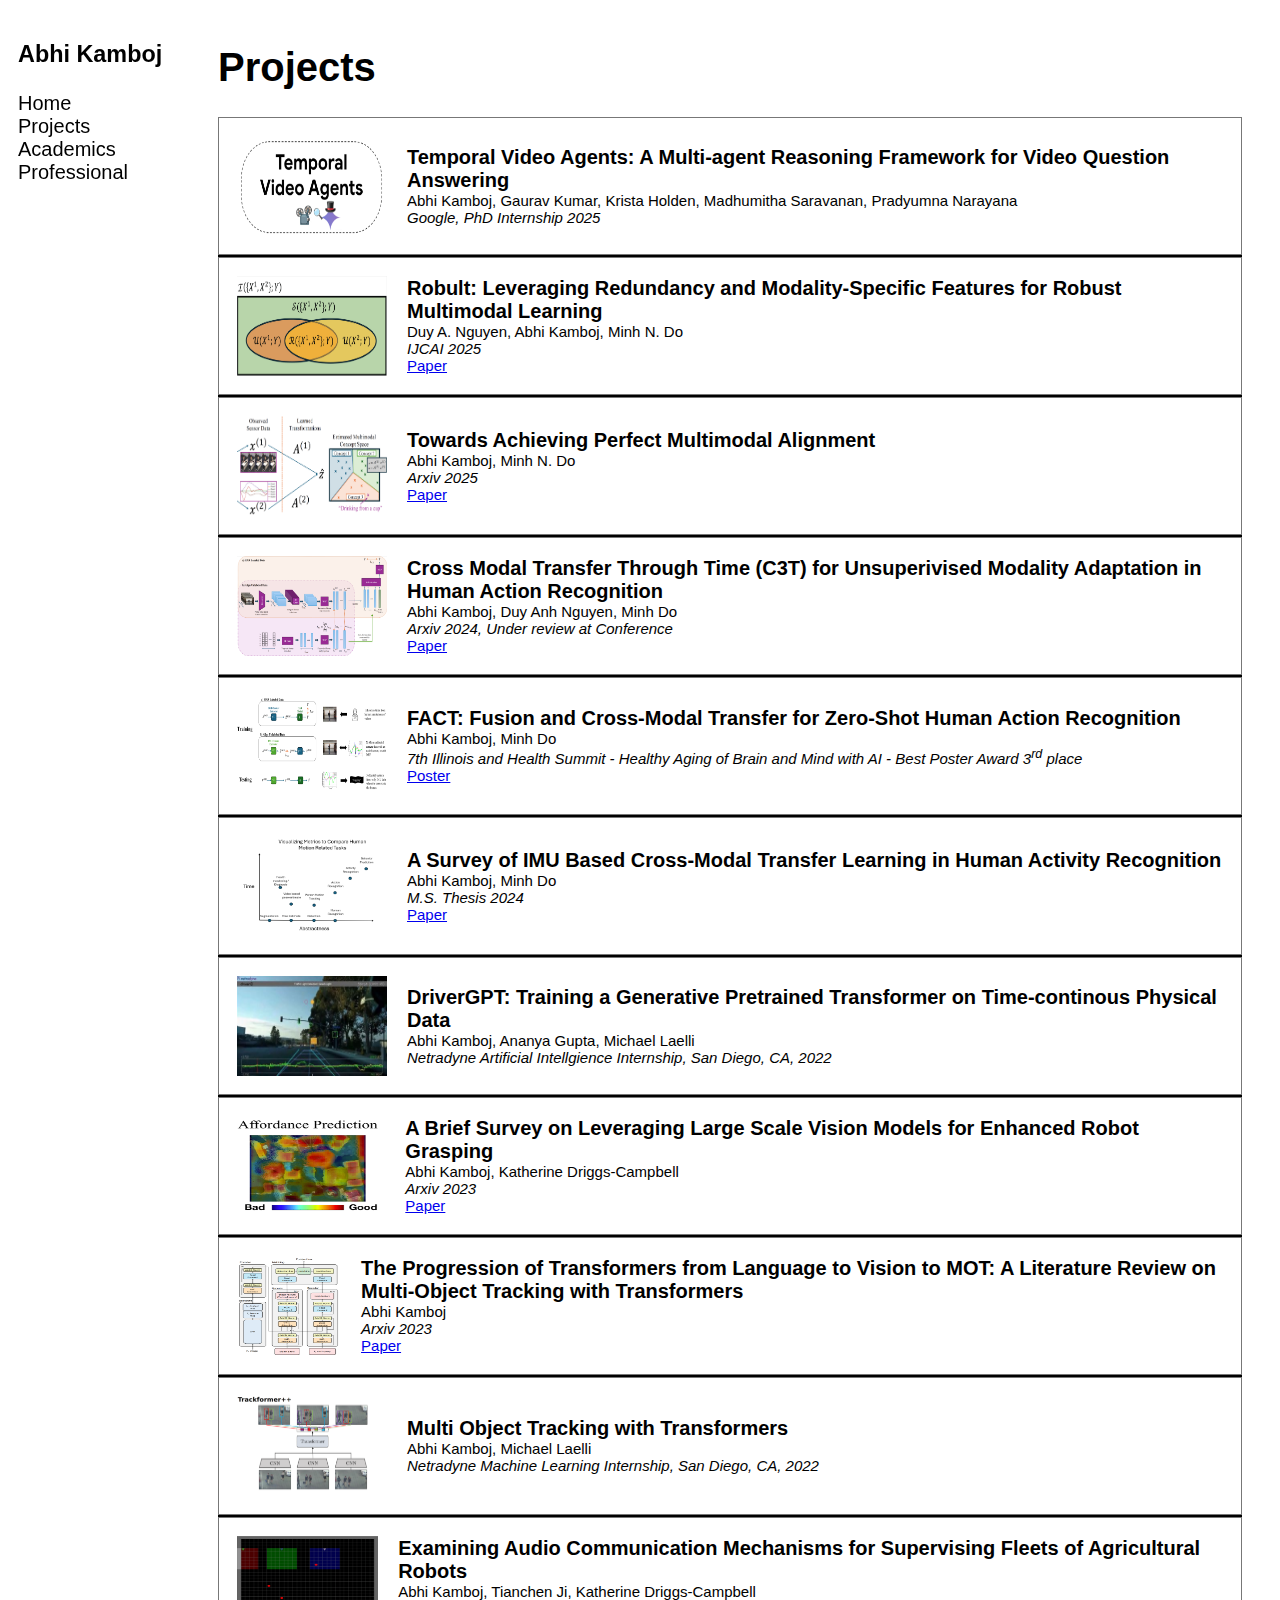
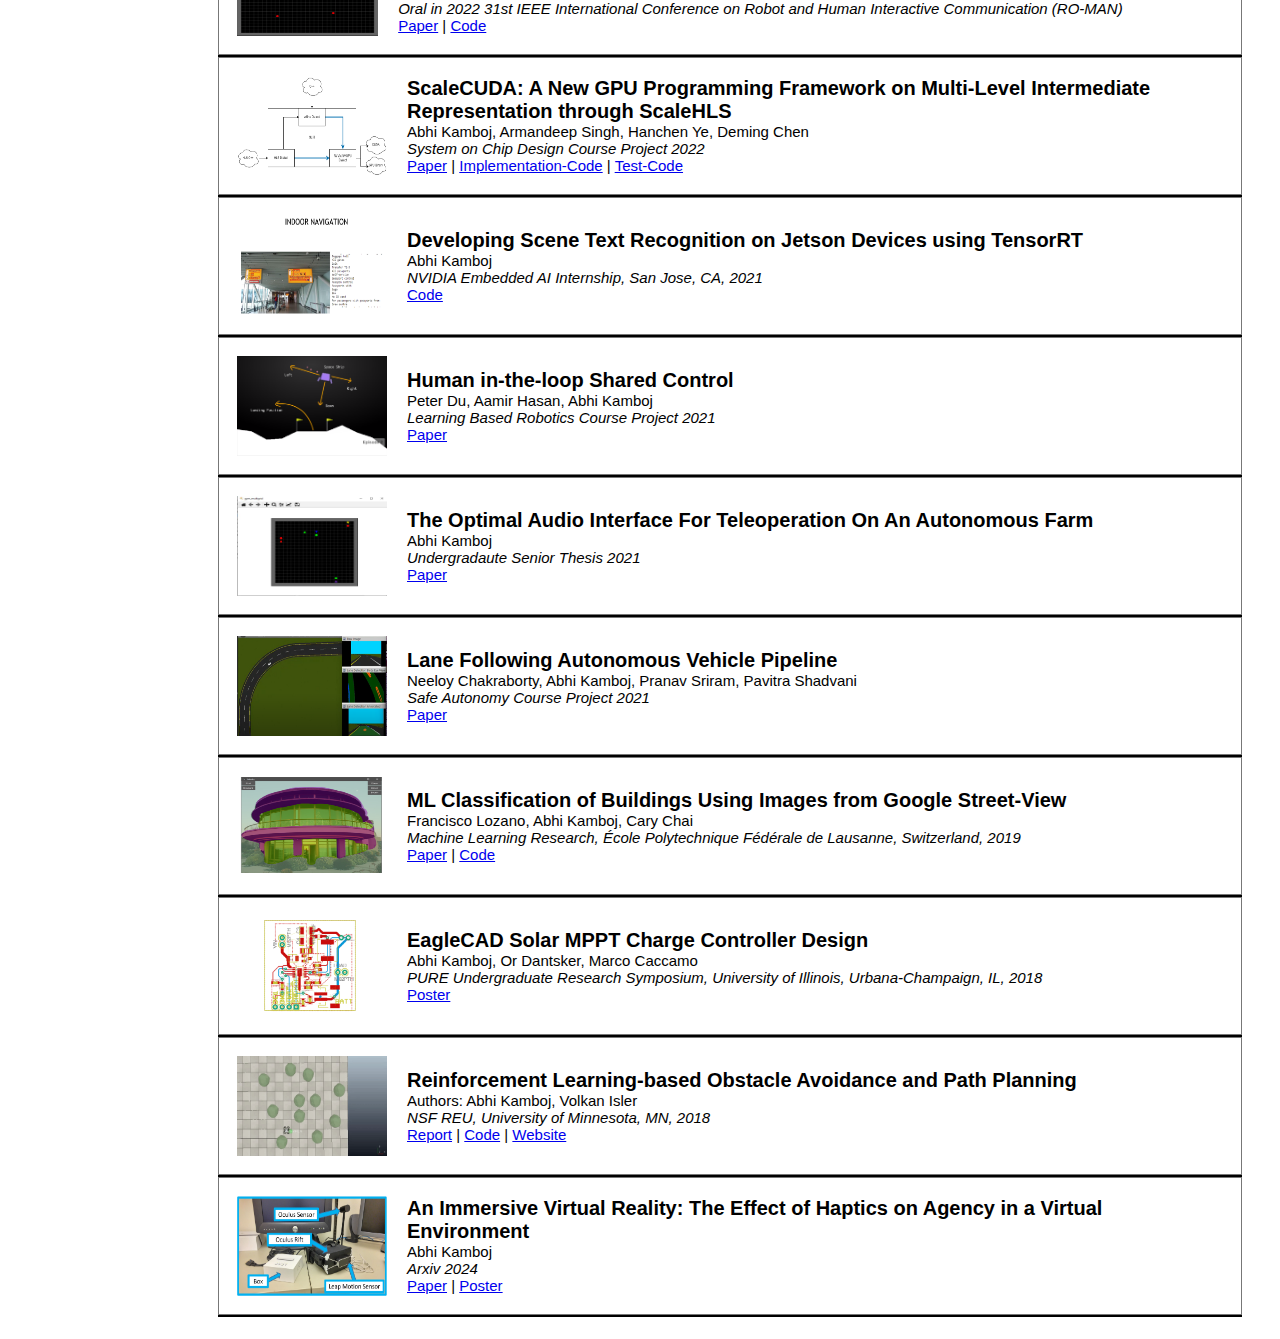
<file: projects.html>
<!DOCTYPE html> 
<html>
    <head>
        <link rel="stylesheet" href="styles.css">
        <script src="https://code.jquery.com/jquery-3.3.1.min.js"></script>
    </head>
    <div class="container">
    <script>
        $.get("navigation.html", function(data){
            $("#nav-placeholder").replaceWith(data);
        });
    </script>
    <div id="nav-placeholder">
    </div>
    <div class="main_text">
        <h1 id="projects"> Projects </h1>


        <!-- Sensor Fusion Project -->
        <!-- <button class="collapsible">Multi Sensor Multi Task Fusion</button>
        <div class="collapse_content"> 
            <p>
                <b>Description:</b> 
                This project aims to develop a model capable of human behavior and motion understanding a prediction.
                Details are outlined in the following proposal: <a href="files/Abhi_Kamboj_Research_Plan_Submit.pdf">Mulit Sensor Multi Task Fusion</a>
            </p>
        </div> -->

        <!--  GOOD TEMPLATE -->
        <!-- Tag Project -->
        <!-- <button class="collapsible">
            <img src="files/todo-qm.jpg" alt="Project Image" class="collapsible-image">
            <div class="collapsible-content">
                <div class="project-title">TITLE</div>
                <div class="project-authors">Abhi Kamboj</div>
                <div class="project-venue">Arxiv 2024</div>
                <div class="project-links">
                    <a href="link-to-paper">Paper</a> | 
                    <a href="link-to-code">Code</a> | 
                    <a href="link-to-website">Website</a>
                </div>
            </div>
        </button>
        <div class="collapse_content"> 
            <p>
                <b>Abstract:</b> <br> 

                 
                <figure>
                    <img src="files/todo-qm.jpg" alt="Global Tracking Transformer Architecture" style="width:30%;max-width:480px;">
                    <figcaption>Sample caption goes here</figcaption>
                </figure>
            </p>
        </div> -->
    
        <!-- Google TVA -->
        <button class="collapsible">
            <img src="Abhi Research Portfolio/2025/tva/tva_big.png" alt="TVA Project Image" class="collapsible-image">
            <div class="collapsible-content">
                <div class="project-title">Temporal Video Agents: A Multi-agent Reasoning Framework for Video Question Answering</div>
                <div class="project-authors">Abhi Kamboj, Gaurav Kumar, Krista Holden, Madhumitha Saravanan, Pradyumna Narayana</div>
                <div class="project-venue">Google, PhD Internship 2025</div>
                <div class="project-links">
                    <!-- <a href="link-to-paper">Paper</a> | 
                    <a href="link-to-code">Code</a> | 
                    <a href="link-to-website">Website</a> -->
                </div>
            </div>
        </button>
        <div class="collapse_content"> 
            <p>
                <b>Abstract:</b> <br> 
                    We present Temporal Video Agents (TVA), a modular multi-agent framework addressing major perception and reasoning failures in standalone Multimodal Large Language Models (MLLMs) for complex video understanding. Guided by failure analysis on the Minerva benchmark—highlighting issues in temporal localization, spatial reasoning under motion, and text recognition—TVA decomposes video question-answering into structured sub-problems, coordinated by specialized agents such as a Planner and a Temporal Scoper within a dynamic, question-adaptive workflow. Experiments show TVA improves accuracy by 2.6% over a strong Gemini 2.5 Pro baseline, narrowing the gap to human performance by nearly 10%. Notably, we notice that smaller models benefit from explicit external tools, while larger models exhibit intrinsic perception skills unlocked via prompting, effectively "hallucinating" tool use. These findings offer a new perspective on designing robust and efficient multimodal systems, suggesting a paradigm shift from universal tool integration towards adaptive, prompt-driven perception.
                <figure>
                    <img src="Abhi Research Portfolio/2025/tva/tva_teaser.png" alt="TVA Teaser" style="width:100%;max-width:900px;">
                    <figcaption> <b>Temporal Video Agents Overview:</b> An illustrative comparison showing how TVA (bottom) succeed where a standalone MLLM (top) fails. TVA decomposes the complex query by localizing the key event (the 3-point shot) and identifying the correct player, leading to an accurate answer.</figcaption>
                </figure>
            </p>
        </div>
    
        <!-- Robult -->
        <button class="collapsible">
            <img src="Abhi Research Portfolio/2025/robult/pid.png" alt="Project Image" class="collapsible-image">
            <div class="collapsible-content">
                <div class="project-title"> Robult: Leveraging Redundancy and Modality-Specific Features for Robust Multimodal Learning</div>
                <div class="project-authors">Duy A. Nguyen, Abhi Kamboj, Minh N. Do</div>
                <div class="project-venue">IJCAI 2025</div>
                <div class="project-links">
                    <a href="https://ijcai-preprints.s3.us-west-1.amazonaws.com/2025/7733.pdf">Paper</a>  <!-- |--> 
                    <!-- <a href="link-to-code">Code</a> |  -->
                    <!-- <a href="link-to-website">Website</a> -->
                </div>
            </div>
        </button>
        <div class="collapse_content"> 
            <p>
                <b>Abstract:</b> <br> 
                    Addressing missing modalities and limited labeled data is crucial for advancing robust multimodal learning. We propose Robult, a scalable framework designed to mitigate these challenges by preserving modality-specific information and leveraging redundancy through a novel information-theoretic approach. Robult optimizes two core objectives: (1) a soft Positive-Unlabeled (PU) contrastive loss that maximizes task-relevant feature alignment while effectively utilizing limited labeled data in semi-supervised settings, and (2) a latent reconstruction loss that ensures unique modality-specific information is retained. These strategies, embedded within a modular design, enhance performance across various downstream tasks and ensure resilience to incomplete modalities during inference. Experimental results across diverse datasets validate that Robult achieves superior performance over existing approaches in both semi-supervised learning and missing modality contexts. Furthermore, its lightweight design promotes scalability and seamless integration with existing architectures, making it suitable for real-world multimodal applications.
                <figure class="robult-architectures" style="display:flex;gap:1rem;flex-wrap:wrap;justify-content:center;align-items:flex-start;">
                    <img src="Abhi Research Portfolio/2025/robult/robult_architecture_a.png" alt="Robult Architecture A" style="width:49%;max-width:480px;">
                    <img src="Abhi Research Portfolio/2025/robult/robult_architecture_b.png" alt="Robult Architecture B" style="width:49%;max-width:480px;">
                    <figcaption style="width:100%;text-align:center;margin-top:0.5rem;">Overall Architecture and Flow of the Robult Method</figcaption>
                </figure>
            </p>
        </div>
    
        <!-- Perfect Alignment -->
        <button class="collapsible">
            <img src="Abhi Research Portfolio/2025/perfect_alignment/PA_teaser_half.png" alt="Project Image" class="collapsible-image">
            <div class="collapsible-content">
                <div class="project-title">Towards Achieving Perfect Multimodal Alignment</div>
                <div class="project-authors">Abhi Kamboj, Minh N. Do</div>
                <div class="project-venue">Arxiv 2025</div>
                <div class="project-links">
                    <a href="https://arxiv.org/abs/2503.15352">Paper</a> 
                    <!-- <a href="link-to-code">Code</a> | 
                    <a href="link-to-website">Website</a> -->
                </div>
            </div>
        </button>
        <div class="collapse_content"> 
            <p>
                <b>Abstract:</b> <br> 
                Multimodal alignment constructs a joint latent vector space where modalities representing the same concept map to neighboring latent vectors. We formulate this as an inverse problem and show that, under certain conditions, paired data from each modality can map to equivalent latent vectors, which we refer to as perfect alignment. When perfect alignment cannot be achieved, it can be approximated using the Singular Value Decomposition (SVD) of a multimodal data matrix. Experiments on synthetic multimodal Gaussian data verify the effectiveness of our perfect alignment method compared to a learned contrastive alignment method. We further demonstrate the practical application of cross-modal transfer for human action recognition, showing that perfect alignment significantly enhances the model's accuracy. We conclude by discussing how these findings can be applied to various modalities and tasks and the limitations of our method. We hope these findings inspire further exploration of perfect alignment and its applications in representation learning.
                <figure>
                    <img src="Abhi Research Portfolio/2025/perfect_alignment/PA_teaser.png" alt="Perfect Alignment Diagram" style="width:80%;max-width:720px;">
                    <figcaption>Hypothesized Perfect Alignment Framework</figcaption>
                </figure>
            </p>
        </div>

        <!-- C3T fusion and transfer -->
        <button class="collapsible">
            <img src="Abhi Research Portfolio/2024/FACT/T-Fact_img.png" alt="Project Image" class="collapsible-image">
            <div class="collapsible-content">
                <div class="project-title">Cross Modal Transfer Through Time (C3T) for Unsuperivised Modality Adaptation in Human Action Recognition</div>
                <div class="project-authors">Abhi Kamboj, Duy Anh Nguyen, Minh Do</div>
                <div class="project-venue">Arxiv 2024, Under review at Conference</div>
                <div class="project-links">
                    <!-- <a href="Abhi Research Portfolio/2024/ARXIV_C3T_Crossmodal_Transfer_Through_Time.pdf">Paper</a>   -->
                    <a href="https://arxiv.org/abs/2407.16803v3">Paper</a>  
                    <!-- <a href="link-to-code">Code</a>| 
                    <a href="link-to-website">Website</a> -->
                </div>
            </div>
        </button>
        <div class="collapse_content"> 
            <p>
                <b>Abstract:</b> <br>
                    In order to unlock the potential of diverse sensors, we investigate a method to transfer knowledge between modalities using the structure of a unified multimodal representation space for Human Action Recognition (HAR). We formalize and explore an understudied cross-modal transfer setting we term Unsupervised Modality Adaptation (UMA), where the modality used in testing is not used in supervised training, i.e. zero labeled instances of the test modality are available during training. We develop three methods to perform UMA: Student-Teacher (ST), Contrastive Alignment (CA), and Cross-modal Transfer Through Time (C3T). Our extensive experiments on various camera+IMU datasets compare these methods to each other in the UMA setting, and to their empirical upper bound in the supervised setting. The results indicate C3T is the most robust and highest performing by at least a margin of 8%, and nears the supervised setting performance even in the presence of temporal noise. This method introduces a novel mechanism for aligning signals across time-varying latent vectors, extracted from the receptive field of temporal convolutions. Our findings suggest that C3T has significant potential for developing generalizable models for time-series sensor data, opening new avenues for multi-modal learning in various applications.
                <figure>
                    <img src="Abhi Research Portfolio/2024/FACT/T-Fact_img.png" alt="Time continuous extension of FACT (T-FACT) Diagram" style="width:80%;max-width:720px;">
                    <figcaption>A diagram of the C3T</figcaption>
                </figure>
            </p>
        </div>
        
        <!-- FACT fusion and transfer -->
        <button class="collapsible">
            <img src="Abhi Research Portfolio/2024/FACT/FACT overview.png" alt="Project Image" class="collapsible-image">
            <div class="collapsible-content">
                <div class="project-title">FACT: Fusion and Cross-Modal Transfer for Zero-Shot Human Action Recognition </div>
                <div class="project-authors">Abhi Kamboj, Minh Do</div>
                <div class="project-venue">7th Illinois and Health Summit - Healthy Aging of Brain and Mind with AI - Best Poster Award 3<sup>rd</sup> place</div>
                <div class="project-links">
                    <!-- <a href="link-to-paper">Paper</a>| 
                    <!-- <a href="link-to-code">Code</a>|  -->
                    <a href="files/projects/health_ai_summit_2024.pdf">Poster</a> 
                </div>
            </div>
        </button>
        <div class="collapse_content"> 
            <p>
                <b>Abstract:</b> <br>
                Despite living in a multi-sensory world, most AI models are limited to textual and visual interpretations of human motion and behavior. 
                Inertial measurement units (IMUs) provide a salient signal to understand human motion; however, they are challenging to use due to their uninterpretability and scarcity of their data. 
                We investigate a method to transfer knowledge between visual and inertial modalities using the structure of an informative joint representation space designed for human action recognition (HAR). 
                We apply the resulting Fusion and Cross-modal Transfer (FACT) method to a novel setup, where the model does not have access to labeled IMU data during training and is able to perform HAR with only IMU data during testing.
                Extensive experiments on a wide range of RGB-IMU datasets demonstrate that FACT significantly outperforms existing methods in zero-shot cross-modal transfer.
                
                <figure>
                    <img src="Abhi Research Portfolio/2024/FACT/FACT overview.png" alt="FACT architecture overview" style="width:80%;max-width:800px;">
                    <!-- <img src="Abhi Research Portfolio/2024/FACT/T-Fact_img.png" alt="Time continuous extension of FACT (T-FACT) Diagram" style="width:40%;max-width:480px;"> -->
                    <figcaption>An overview of the FACT method. </figcaption>
                </figure>
            </p>
        </div>



        <!-- Cross-modal transfer lit review -->
        <button class="collapsible">
            <img src="Abhi Research Portfolio/2024/cross-modal_review/HAR_metrics (1).png" alt="Project Image" class="collapsible-image">
            <div class="collapsible-content">
                <div class="project-title">A Survey of IMU Based Cross-Modal Transfer Learning in Human Activity Recognition
                </div>
                <div class="project-authors">Abhi Kamboj, Minh Do</div>
                <div class="project-venue">M.S. Thesis 2024</div>
                <div class="project-links">
                    <a href="https://arxiv.org/abs/2403.15444">Paper</a> 
                    <!--  <a href="link-to-code">Code</a>| 
                    <a href="link-to-website">Website</a> -->
                </div>
            </div>
        </button>
        <div class="collapse_content"> 
            <p>
                <b>Abstract:</b> <br>
                Despite living in a multi-sensory world, most AI models are limited to textual and visual understanding of human motion and behavior. 
                Inertial measurement sensors provide a signal for AI to understand motion, however, in practice they has been understudied due to numerous difficulties and the uniterpretability of the data to humans. 
                In fact, full situational awareness of human motion could best be understood through a combination of sensors.
                In this survey we investigate how knowledge can be transferred and utilized amongst modalities for Human Activity/Action Recognition (HAR), i.e. cross-modality transfer learning.
                We motivate the importance and potential of IMU data and its applicability in cross-modality learning as well as the importance of studying the HAR problem. 
                We categorize HAR related tasks by time and abstractness and then compare various types of multimodal HAR datasets.
                We also distinguish and expound on many related but inconsistently used terms in the literature, such as transfer learning, domain adaptation, representation learning, sensor fusion, and multimodal learning, and describe how cross-modal learning fits with all these concepts.
                We then review the literature in IMU-based cross-modal transfer for HAR.
                The two main approaches for cross-modal transfer are instance-based transfer, where instances of one modality are mapped to another (e.g. knowledge is transferred in the input space), or feature-based transfer, where the model relates the modalities in an intermediate latent space (e.g. knowledge is transferred in the feature space).
                Finally, we discuss future research directions and applications in cross-modal HAR.

                <div class="figure-container">
                    <figure>
                        <img src="Abhi Research Portfolio/2024/cross-modal_review/HAR_metrics (1).png" alt="Global Tracking Transformer Architecture" style="width:100%;max-width:480px;">
                        <figcaption> A graph-like visualization plotting HAR-related tasks to compare each task with the other based on temporal length involved in the task as well as the abstractness or coarseness of the task.</figcaption>
                     </figure>
                     <figure>
                        <img src="Abhi Research Portfolio/2024/cross-modal_review/venn_diagram.png" alt="Global Tracking Transformer Architecture" style="width:100%;max-width:480px;">
                        <figcaption>A comparison of sensor fusion and cross modal transfer.</figcaption>
                     </figure>
                     <figure>
                        <img src="Abhi Research Portfolio/2024/cross-modal_review/cross_modal_learning (1).png" alt="Global Tracking Transformer Architecture" style="width:100%;max-width:480px;">
                        <figcaption>A diagram showing two types of cross-modal transfer.</figcaption>
                     </figure>

                </div>
            </p>
        </div>


        
        <!-- Netradyne DriverGPT Project -->
        <button class="collapsible">
            <img src="files/netradyne/netradyne_dash_cam.jpeg" alt="Project Image" class="collapsible-image">
            <div class="collapsible-content">
                <div class="project-title">DriverGPT: Training a Generative Pretrained Transformer on Time-continous Physical Data</div>
                <div class="project-authors">Abhi Kamboj, Ananya Gupta, Michael Laelli</div>
                <div class="project-venue">Netradyne Artificial Intellgience Internship, San Diego, CA, 2022</div>
                <div class="project-links">
                    <!-- <a href="link-to-paper">Paper</a>| 
                    <a href="link-to-code">Code</a>| 
                    <a href="link-to-website">Website</a> -->
                </div>
            </div>
        </button>
        <div class="collapse_content"> 
            <p>
                <b>Description:</b> <br>
                Generative Pretrained Transformers (GPT), e.g., ChatGPT, have recently changed the landscape of AI research with their size, scale, and performance. Researchers have discovered that with ample data and compute resources, this architecture performs very well and shows "emergent behavior," i.e., the ability to perform well or demonstrate knowledge on tasks it was not explicitly trained on. Netradyne is a fleet safety company that focuses on dash camera driving analytics, and they have vast amounts of driver data, providing a unique setting to leverage GPT-style models. The DriverGPT project aims to learn to predict future driver behaviors based on previous time steps. This could be used to predict short-term trajectories, such as potential collisions, or long-term behaviors, such as the overall trends of a driver's safety score and how it compares to other drivers. Nonetheless, extending GPT to driving data presented many challenges, such as how to tokenize continuous data or how to use GPT on time series data from devices with different frame rates and specifications. Many small-scale experiments were conducted to address these questions.
            <!-- 
                <figure>
                    <img src="files/netradyne/GTR.png" alt="Global Tracking Transformer Architecture" style="width:30%;max-width:480px;">
                    <figcaption>Transformer architectures for multi object tracking (ours is called Trackformer++)</figcaption>
                </figure> -->
            </p>
        </div>

        <!-- Robotics Pretraining Project -->
        <button class="collapsible">
            <img src="Abhi Research Portfolio/2023/robot_graping_figs/affordance-img-thumbnail.png" alt="Project Image" class="collapsible-image">
            <div class="collapsible-content">
                <div class="project-title">A Brief Survey on Leveraging Large Scale Vision Models for Enhanced Robot Grasping</div>
                <div class="project-authors">Abhi Kamboj, Katherine Driggs-Campbell</div>
                <!-- <div class="project-description">The goal of this internship project was to create a novel multi object tracking architecture using transformers.</div> -->
                <div class="project-venue">Arxiv 2023</div>
                <div class="project-links">
                    <a href="https://arxiv.org/abs/2406.11786">Paper</a>
                    <!-- <a href="link-to-code">Code</a>| 
                    <a href="link-to-website">Website</a> -->
                </div>
            </div>
        </button>
        <div class="collapse_content"> 
            <p>
                <b>Abstract:</b> <br>
                Robotic grasping presents a difficult motor task in real-world scenarios, constituting a major hurdle to the deployment of capable robots across various industries. 
                Notably, the scarcity of data makes grasping particularly challenging for learned models. 
                Recent advancements in computer vision have witnessed a growth of successful unsupervised training mechanisms predicated on massive amounts of data sourced from the Internet, and now nearly all prominent models leverage pretrained backbone networks. 
                Against this backdrop, we begin to investigate the potential benefits of large-scale visual pretraining in enhancing robot grasping performance. 
                This preliminary literature review sheds light on critical challenges and delineates prospective directions for future research in visual pretraining for robotic manipulation.
                
                <figure>
                    <img src="Abhi Research Portfolio/2023/robot_graping_figs/affordance-img.png" alt="Affordance prediction used for predicting robot grasps" style="width:100%;max-width:960px;">
                     <figcaption>This illustrates how visual pretraining can be used to teach affordance prediction models that guide a robot manipulator to the best picking position. This image is from <a /href="https://arxiv.org/pdf/2107.00646">"Learning to See before Learning to Act: Visual Pre-training for Manipulation
 ""                    </a></figcaption>
                 </figure>
            </p>
        </div>
        

        <!-- MOT Transformers Survey -->
        <button class="collapsible">
            <img src="Abhi Research Portfolio/2023/transformers_review_figs/TransTrack.png" alt="Project Image" class="collapsible-image">
            <div class="collapsible-content">
                <div class="project-title">The Progression of Transformers from Language to Vision to MOT: A Literature Review on Multi-Object Tracking with Transformers</div>
                <div class="project-authors">Abhi Kamboj</div>
                <div class="project-venue">Arxiv 2023</div>
                <div class="project-links">
                    <a href="https://arxiv.org/abs/2406.16784">Paper</a> 
                    <!-- <a href="link-to-code">Code</a>| 
                    <a href="link-to-website">Website</a> -->
                </div>
            </div>
        </button>
        <div class="collapse_content"> 
            <p>
                <b>Abstract:</b> <br>
                The transformer neural network architecture allows for autoregressive sequence-to-sequence modeling through the use of attention layers. It was originally created with the application of machine translation but has revolutionized natural language processing. Recently, transformers have also been applied across a wide variety of pattern recognition tasks, particularly in computer vision. In this literature review, we describe major advances in computer vision utilizing transformers. We then focus specifically on Multi-Object Tracking (MOT) and discuss how transformers are increasingly becoming competitive in state-of-the-art MOT works, yet still lag behind traditional deep learning methods.
                
                <figure>
                    <img src="Abhi Research Portfolio/2023/transformers_review_figs/Transformer.png" alt="Global Tracking Transformer Architecture" style="width:30%;max-width:480px;">
                    <img src="Abhi Research Portfolio/2023/transformers_review_figs/TransTrack.png" alt="Global Tracking Transformer Architecture" style="width:30%;max-width:480px;">
                    <figcaption>The left shows the original <a href="https://arxiv.org/abs/1706.03762"> Transformer </a> architectecture. The right shows an extension to the architurecture of object tracking, implemented as <a href="https://arxiv.org/abs/2012.15460">TransTrack</a> </figcaption>
                </figure> 
            </p>
        </div>



        <!-- Netradyne MOT Project -->
        <button class="collapsible">
            <img src="files/netradyne/Trackformer++.png" alt="Project Image" class="collapsible-image">
            <div class="collapsible-content">
                <div class="project-title">Multi Object Tracking with Transformers</div>
                <div class="project-authors">Abhi Kamboj, Michael Laelli</div>
                <!-- <div class="project-description">The goal of this internship project was to create a novel multi object tracking architecture using transformers.</div> -->
                <div class="project-venue">Netradyne Machine Learning Internship, San Diego, CA, 2022</div>
                <div class="project-links">
                    <!-- <a href="link-to-paper">Paper</a>| 
                    <a href="link-to-code">Code</a>| 
                    <a href="link-to-website">Website</a> -->
                </div>
            </div>
        </button>
        <div class="collapse_content"> 
            <p>
                <b>Description:</b> <br>
                The goal of this internship project was to create a novel multi object tracking architecture using transformers. 
                I investigated existing Multi Object trakcing methods such as Global Tracking Transformers (GTR), Trackformer and MOTR and sought to improve them.
                All the existing methods do not utilize a transformers capability to deal with long range dependencies.
                GTR feeds in detections to a transformer to perform tracking over a window of frames, however, they lose contextual information by only feeding in detections, and they rely heavily on an accurate detector.
                On the other hand, Trackformer and MOTR autogressively feed in pairs of frames, not just detections, to detect and track objects in the next frame, however, they only work with a window of 2 frames at once.
                During this internship I helped develop an object tracking architecture that fuses multiple frames of features into the transformer and outputs multiple frames of object detections and tracks as output.
                
                <br><br>
                Work on this project is ongoing and experiments are being conducted. We refer to our model as <b>Trackformer++</b> as it builds off of Trackformer. A visual comparison is shown below.
                <figure>
                    <img src="files/netradyne/GTR.png" alt="Global Tracking Transformer Architecture" style="width:30%;max-width:480px;">
                    <img src="files/netradyne/Trackformer.png" alt="Trackformer Architecture" style="width:30%;max-width:480px;">
                    <img src="files/netradyne/Trackformer++.png" alt="Trackformer++ (Our) Architecture" style="width:25%;max-width:480px;">
                     <figcaption>Transformer architectures for multi object tracking (ours is called Trackformer++)</figcaption>
                 </figure>
            </p>
        </div>


        <!-- Agbot Project -->
        <button class="collapsible">
            <img src="Abhi Research Portfolio/2021 - Senior Year/auto_farm30x30.gif" alt="Project Image" class="collapsible-image">
            <div class="collapsible-content">
                <div class="project-title">Examining Audio Communication Mechanisms for Supervising Fleets of Agricultural Robots</div>
                <div class="project-authors">Abhi Kamboj, Tianchen Ji, Katherine Driggs-Campbell</div>
                <!-- <div class="project-description">This is a research project investigating various forms of speech/audio communication for managing a fleet of autonomous robots.</div> -->
                <div class="project-venue">Oral in 2022 31st IEEE International Conference on Robot and Human Interactive Communication (RO-MAN)
                </div>
                <div class="project-links">
                    <a href="https://ieeexplore.ieee.org/document/9900859">Paper</a> | 
                    <a href="https://github.com/akamboj2/Agbot-Sim">Code</a> 
                    <!-- <a href="link-to-website">Website</a> -->
                </div>
            </div>
        </button>
        <div class="collapse_content"> 
            <p>
                <figure>
                    <img src="Abhi Research Portfolio/2021 - Senior Year/auto_farm30x30.gif" alt="Semantic segmentation of a building" style="width:20%;max-width:480px;">
                    <img src="Abhi Research Portfolio/2021 - Senior Year/small_grid_errors.png" alt="Semantic segmentation of a building" style="width:30%;max-width:480px;">
                    <img src="Abhi Research Portfolio/2021 - Senior Year/terrasentia.jpg" alt="Semantic segmentation of a building" style="width:30%;max-width:480px;">
                    <figcaption>Example of the simulation running, user interface, and real robots they represent.</figcaption>
                </figure>

                <b>Abstract:</b>
                <br>
                Agriculture is facing a labor crisis, leading to increased interest in fleets of small, under-canopy robots (agbots) that can perform precise, targeted actions (e.g., crop scouting, weeding, fertilization), while being supervised by human operators remotely. 
                However, farmers are not necessarily experts in robotics technology and will not adopt technologies that add to their workload or do not provide an immediate payoff.
                In this work, we explore methods for communication between a remote human operator and multiple agbots and examine the impact of audio communication on the operator's preferences and productivity.
                We develop a simulation platform where agbots are deployed across a field, randomly encounter failures, and call for help from the operator. 
                As the agbots report errors, various audio communication mechanisms are tested to convey which robot failed and what type of failure occurs. 
                The human is tasked with verbally diagnosing the failure while completing a secondary task. 
                A user study was conducted to test three audio communication methods: earcons, single-phrase commands, and full sentence communication. 
                Each user completed a survey to determine each method's overall effectiveness and preferences. 
                Our results suggest that the system using short phrases is the most positively perceived by participants and may allow for the human to complete the secondary task more efficiently. 
                <br><br>
                <b>Full paper accepted as Oral Presentation @ IEEE ROMAN 2022, Naples Italy: <a href="Abhi Research Portfolio/2022 - Grad School/ROMAN_2022_Audio_Interaction (1).pdf">Examining Audio Communication Mechanisms for Supervising Fleets of Agricultural Robots</a></b>
            </p>
        </div>
        
        <!--  ECE 527 Project FPGA -->
        <button class="collapsible">
            <img src="files/projects/course_projects/ece527/basic_block_scalecuda.png" alt="ScaleCuda Block Diagram" class="collapsible-image">
            <div class="collapsible-content">
                <div class="project-title">ScaleCUDA: A New GPU Programming Framework on Multi-Level Intermediate Representation through ScaleHLS</div>
                <div class="project-authors">Abhi Kamboj, Armandeep Singh, Hanchen Ye, Deming Chen</div>
                <div class="project-venue">System on Chip Design Course Project 2022</div>
                <div class="project-links">
                    <a href="files/projects/course_projects/ece527/ECE_527_Final_Project_Final_Report.pdf">Paper</a> | 
                    <a href="https://github.com/akamboj2/scalehls/tree/scalecuda">Implementation-Code</a> | 
                    <a href="https://github.com/akamboj2/CuBLAS_ScaleCUDATesting">Test-Code</a>
                </div>
            </div>
        </button>
        <div class="collapse_content"> 
            <p>
                <b>Abstract:</b> <br> 
                Graphics Processing Units (GPUs) and manycore processors in general are some of the most important and powerful tools in modern computing as their ability to massively parallelize computations is an excellent way to accelerate computationally intensive programs.  Due to the massive presence of GPUs in heterogeneous systems, the large design space of parallel programming, and the substantial variance in performance between low and high end implementations of GPU kernels, effectively developing this software is a critical challenge. The development and optimization process can be automated. Successful projects in this area take advantage of the affine properties of the input functionality as identified by polyhedral models in order to output optimized kernels for manycore processors.

                This paper proposes ScaleCUDA, a tool for automated GPU code (CUDA) generation and optimization. ScaleCUDA looks to take advantage of two essential components of high end optimization: identification of affine properties through polyhedral modelling and analysis at multiple levels of abstraction. It will do so by way of ScaleHLS\cite{ye2022scalehls}, a high-level synthesis (HLS) design space exploration tool. ScaleHLS uses MLIR, a multi-level compiler infrastructure, in order to effectively explore the design space at various levels of abstraction and create an optimized HLS design. To translate C++ or HLS C++ input into the desired optimal CUDA output, ScaleCUDA bridges the gap between the polyhedral and CUDA representations in MLIR while taking advantage of the HLS optimization and design space exploration tools of ScaleHLS. We test the pipeline with GEMM C++ code and show similar performance to code directly compiled and optimized through NVIDIA cuda frameworks. 
                
                Our implementation is open-sourced and can be accessed on the ScaleCUDA branch here: <a href="https://github.com/akamboj2/scalehls/tree/scalecuda">ScaleCUDA branch</a>. Our experimentation code is also provided here: <a href="https://github.com/akamboj2/CuBLAS_ScaleCUDATesting">Experimentation Code</a>.
                <div style="display: flex; justify-content: space-between; gap: 10px;">
                    <figure style="flex: 1; text-align: center;">
                        <img src="files/projects/course_projects/ece527/basic_block_scalecuda.png" alt="Basic Block Diagram of ScaleCUDA within MLIR" style="width:100%;max-width:960px;">
                        <figcaption>The black lines and boxes represent preexisting components in the MLIR framework. The blue arrows represent ScaleCUDA proposed contributions. Polygiest translates from C++ to the Affine dialect. ScaleHLS translates from HLS C++ to the HLS dialect and the Affine dialect. ScaleCUDA's current implementation lowers the Affine dialect to the NVVM GPU Dialect and future extensions may convert from HLS to NVVM. </figcaption>
                    </figure>
                    <figure style="flex: 1; text-align: center;">
                        <img src="files/projects/course_projects/ece527/ScaleCUDA_pipeline.png" alt="block diagram" style="width:100%;max-width:960px;">
                        <figcaption>This block diagram shows the entire ScaleCUDA pipeline. ScaleCUDA lowers the Affine dialect to the GPU dialect leveraging existing ScaleHLS passes and custom passes.</figcaption>
                    </figure>
                    <figure style="flex: 1; text-align: center;">
                        <img src="files/projects/course_projects/ece527/MatrixAdd_data.png" alt="ScaleCUDA Matrix Addition Performance" style="width:100%;max-width:960px;">
                        <figcaption>The box plot above shows a comparison of performance of ScaleCUDA and CuBLAS. ScaleCUDA performs marginally better, however, with a higher variance.</figcaption>
                    </figure>
                    <figure style="flex: 1; text-align: center;">
                        <img src="files/projects/course_projects/ece527/MatrixMult_data.png" alt="ScaleCUDA Matrix Multiplication Performance" style="width:100%;max-width:960px;">
                        <figcaption>ScaleCUDA Matrix Multiplication Performance: The box plot above shows a comparison of performance of ScaleCUDA, CuBLAS, and the CUDA MMA Op across 5 matrix multiplication trials for each method. ScaleCUDA shows a slightly higher performance in this simple metric.</figcaption>
                    </figure>
                </div>
            </p>
        </div>
    

        <!-- NVIDIA STR PROJECT -->
        <button class="collapsible">
            <img src="files/nvidia/STR_exampl2_airport.PNG" alt="Project Image" class="collapsible-image">
            <div class="collapsible-content">
                <div class="project-title">Developing Scene Text Recognition on Jetson Devices using TensorRT</div>
                <div class="project-authors">Abhi Kamboj</div>
                <!-- <div class="project-description">Using TensorRT to develop scene text recogntion models on the Jetson AGX Xavier and benchmarking SOTA models. </div> -->
                <div class="project-venue">NVIDIA Embedded AI Internship, San Jose, CA, 2021</div>
                <div class="project-links">
                    <!-- <a href="link-to-paper">Paper</a>|  -->
                    <a href="https://github.com/NVIDIA-AI-IOT/scene-text-recognition">Code</a>
                    <!-- <a href="link-to-website">Website</a> -->
                </div>
            </div>
        </button>
        <div class="collapse_content"> 
            <p>
                <b>Description:</b><br>
                I worked in NVIDIA’s Autonomous machines unit, under the Jetson Dev Tech team. 
                The Jetson product line is NVIDIA’s embedded AI GPU for edge IoT and mobile robotics applications. 
                The goal of my project was to develop an open-source Scene Text Recognition (STR) system for NVIDIA partners to use, as well as for NVIDIA’s own internal projects to use. 
                I initially researched and benchmarked various state of the art STR models (CSTR, STRN, EasyOCR) and chose the 2 stage EasyOCR framework to further develop, as it performed the best. 
                The first stage is text detection, where bounding boxes are drawn around the text, and the second stage is recognition, where the images are cropped to those bounding boxes and classification is performed on the letters/words. 
                
                I used NVIDIA’s TensorRT framework to speed up the model’s inference on the V100 GPU and the Jetson AGX Xavier (JAX). TensorRT approximately doubled the model’s inference throughput. The V100 GPU is one of NVIDIA’s top industry grade GPUs thus performed better, however, the JAX performed significantly well for its small form factor, so much so that it was able to perform STR in real-time with a video camera at approximately 30 fps. This fast inference real-time video application was packaged in a docker container for easy deployment.

            <br><br>
            Below are some diagrams of the project.
            The open-source code is on NVIDIA-AI-IOT GitHub:<a href="https://github.com/NVIDIA-AI-IOT/scene-text-recognition">Scene Text Recognition Github.</a>
            <br><br>
            My work was also showcased on NVIDIA's Jetson AI Labs Youtube Channel:
            </p>
            <div style="position:relative;padding-bottom:56.25%;height:0;overflow:hidden;">
                    <iframe
                        src="https://www.youtube.com/embed/mFQY2XySZ0w?start=2387"
                        title="YouTube video player"
                        style="position:absolute;top:0;left:0;width:75%;height:75%;border:0;"
                        allow="accelerometer; autoplay; clipboard-write; encrypted-media; gyroscope; picture-in-picture; web-share"
                        referrerpolicy="strict-origin-when-cross-origin"
                        allowfullscreen>
                    </iframe>
                </div>

            <b>Diagrams:</b><br>
            <!-- unnecessary and blurry          <img src="files/nvidia/STR_prelim_profiling.PNG" alt="NVIDIA project" style="width:100%"> -->
            <img src="files/nvidia/STR_2stage.PNG" alt="2 stage STR" style="width:40%;max-width:480px;">
            <img src="files/nvidia/STR_end_vs_2stage.PNG" alt="NVIDIA project" style="width:40%;max-width:480px;">
            <img src="files/nvidia/STR_origEasyOCR.PNG" alt="NVIDIA project" style="width:40%;max-width:480px;">
            <img src="files/nvidia/STR_modified_EasyOCR.PNG" alt="NVIDIA project" style="width:40%;max-width:480px;">
            <img src="files/nvidia/STR_benchmarking.PNG" alt="NVIDIA project" style="width:40%;max-width:480px;">
            <img src="files/nvidia/STR_example1.PNG" alt="NVIDIA project" style="width:40%;max-width:480px;">
            <img src="files/nvidia/STR_exampl2_airport.PNG" alt="NVIDIA project" style="width:40%;max-width:480px;">
            <img src="files/nvidia/STR_example3_UPS.PNG" alt="NVIDIA project" style="width:40%;max-width:480px;">
        </div>

        <!--  ECE 598 Project Learning Based Robotics -->
        <button class="collapsible">
            <img src="files/projects/course_projects/ece598/ll.png" alt="RL Example" class="collapsible-image">
            <div class="collapsible-content">
                <div class="project-title">Human in-the-loop Shared Control</div>
                <div class="project-authors">Peter Du, Aamir Hasan, Abhi Kamboj</div>
                <div class="project-venue">Learning Based Robotics Course Project 2021</div>
                <div class="project-links">
                    <a href="files/projects/course_projects/ece598/ece598sg_final_project.pdf">Paper</a>  
                    <!-- <a href="link-to-code">Code</a> | 
                    <a href="link-to-website">Website</a> -->
                </div>
            </div>
        </button>
        <div class="collapse_content"> 
            <p>
                <b>Abstract:</b> <br> 

                Learning based approaches for control and decision making have rapidly made their way into various domains as advances in data collection, compute, and algorithmic breakthroughs have allowed machines to perform at levels comparable to (or better) than human experts. 
                Despite these advances however, there are still domains where a fully autonomous agent with no human supervision or backup faces hurdles from both a regulatory and public trust perspective. 
                In particular, safety critical applications of autonomy without human oversight remains a contested approach. 
                The most prominent example of this can be seen in the autonomous driving domain where companies continue to train and require ``safety drivers'' to monitor and be ready to take over vehicle control at any given moment. 
                Even in fully autonomous products such as Waymo One's autonomous taxi service in Phoenix, safety drivers are often used during inclement weather or dispatched to take control when the vehicle senses difficulty. 
                
                The goal of our project is to look at different ways of characterising uncertainty in an autonomous policy and use them to develop control that is shared between the human and the autonomous agent. 
                To this end, we look at how this information can be obtained from reinforcement learning (RL) based policies and imitation learning based policies. 
                In the RL policies, we first consider a Deep Q-Learning (DQN) policy without modification and use the Q-values provided by the network. 
                We then retrain the policy using Bayesian Deep Learning to more explicitly characterise uncertainty. 
                We then directly try to learn a Bayesian Neural Network policy through behaviour cloning. 
                During runtime, the policies are preempted when various uncertainty thresholds are reached and a human is asked to provide the next action. 
                We compare the performance of these shared policies among each other as well as a fully autonomous policy to see which methods of requesting human input has the best overall performance. 
                 
                <div style="display: flex; justify-content: space-between; gap: 10px;">
                    <figure style="flex: 1; text-align: center;">
                        <img src="files/projects/course_projects/ece598/ll.png" alt="RL sample" style="width:50%;max-width:480px;">
                        <figcaption>The Lunar Lander environment</figcaption>
                    </figure>
                    <figure style="flex: 1; text-align: center;">
                        <img src="files/projects/course_projects/ece598/rewards.png" alt="results-rewards" style="width:60%;max-width:480px;">
                        <figcaption>The rewards accrued by each model</figcaption>
                    </figure>
                </div>
            </p>
        </div>


        <!-- Senior Thesis -->
        <button class="collapsible">
            <img src="Abhi Research Portfolio/2021 - Senior Year/SP21-ECE499-Thesis-Kamboj, Abhi.jpeg" alt="Project Image" class="collapsible-image">
            <div class="collapsible-content">
                <div class="project-title">The Optimal Audio Interface For Teleoperation On An Autonomous Farm </div>
                <div class="project-authors">Abhi Kamboj</div>
                <div class="project-venue">Undergradaute Senior Thesis 2021</div>
                <div class="project-links">
                    <a href="https://www.ideals.illinois.edu/items/132047">Paper</a> 
                    <!-- <a href="link-to-code">Code</a> | 
                    <a href="link-to-website">Website</a> -->
                </div>
            </div>
        </button>
        <div class="collapse_content"> 
            <p>
                <b>Abstract:</b> <br> 
                As robots become more prevalent, designing an efficient communication system for human-robot interaction becomes an important yet challenging problem. Visual and tactile interfaces are very common in autonomous robots and intelligent systems; however, audio-based interfaces are a relatively new and developing area. We study the scenario in which a fleet of agricultural robots need to communicate a failure case for a human operator to diagnose and respond to in a teleoperation setting. These robots must have a simple yet effective communication system so farmers that may not have robotic experience can operate them. In this thesis project, we develop an agbot simulation platform and various audio communication techniques and characterize the most effective and natural interface. First, autonomous farms of varying complexity are created using the OpenAI Gridworld simulation. Then, a user study with 11 participants is conducted with this simulation to test three audio communication methods: sounds, single-word commands, and full natural language communication. As the robots on the farm experience and report errors, the human is tasked with diagnosing them and keeping the robots going. Afterwards, the user completes a survey to determine the overall effectiveness of the system. The results suggest that the human’s perception of the system is mainly impacted by the audio communication technique not the complexity, and the single word commands provide the best interface. However, not all the results were statistically significant, potentially because of the small sample size, and further studies should be conducted on this topic to confirm the results.
                 
                <!-- <figure>
                    <img src="Abhi Research Portfolio/2021 - Senior Year/" alt="Global Tracking Transformer Architecture" style="width:30%;max-width:480px;">
                    <figcaption>Sample caption goes here</figcaption>
                </figure> -->
            </p>
        </div>
    
        <!-- ECE 484 Safe Autonomy Project-->
        <button class="collapsible">
            <img src="files/projects/course_projects/ece484/successful_left.png" alt="Project Image" class="collapsible-image">
            <div class="collapsible-content">
                <div class="project-title">Lane Following Autonomous Vehicle Pipeline</div>
                <div class="project-authors">Neeloy Chakraborty, Abhi Kamboj, Pranav Sriram, Pavitra Shadvani</div>
                <div class="project-venue">Safe Autonomy Course Project 2021</div>
                <div class="project-links">
                    <a href="link-to-paper">Paper</a> 
                    <!-- <a href="link-to-code">Code</a> |  -->
                    <!-- <a href="link-to-website">Website</a> -->
                </div>
            </div>
        </button>
        <div class="collapse_content"> 
            <p>
                <b>Abstract:</b> <br> 
                Lane following is a crucial component of self-driving cars, contributing to both the safety and the comfort of the experience. However, creating a robust lane-following system that can operate in unfamiliar environments is a difficult problem. Existing methods primarily use gradient and light thresholding for lane detection and advanced global positioning and localization techniques for lane following. 

                We propose a pipeline with a similar lane detection module that implements light and gradient thresholding techniques and a lane following module that dynamically generates the desired way-points for the vehicle to follow. A PD controller is then used to generate the low-level action based on the current pose of the vehicle and the generated desired way-point. The AV pipeline was tested on a simulated GEM vehicle in a Gazebo environment.
                
                For quantitative results, we evaluate the safety and quality of the system using two metrics: average distance travelled and total time taken. We ran three separate trials in the simulator (with different starting coordinates) and measured these metrics to analyze the performance and efficiency of our pipeline. We also compare the path taken by a PD controller using hardcoded way-points for the simulated track and the path taken by our system to observe a mismatch in performance. Experiments run show that our system fails primarily on straight roads whenever the lanes are failed to be detected. Our image filtering method must be further tuned to better detect lanes.
                <figure>
                    <img src="files/projects/course_projects/ece484/image_filtering.png" alt="Block Diagram of lane following steps" style="width:30%;max-width:480px">
                    <figcaption>Steps used in image filtering unit.</figcaption>
                </figure>
            </p>
        </div>
    


        <!-- EPFL ML Building Classification -->
        <button class="collapsible">
            <img src="Abhi Research Portfolio/2020 - Junior Year/sample_segmentation.png" alt="Project Image" class="collapsible-image">
            <div class="collapsible-content">
                <div class="project-title">ML Classification of Buildings Using Images from Google Street-View</div>
                <div class="project-authors">Francisco Lozano, Abhi Kamboj, Cary Chai</div>
                <!-- <div class="project-description">Using machine learning to calculate the window to facade ratio of a building for building style classificaiton. </div> -->
                <div class="project-venue">Machine Learning Research, École Polytechnique Fédérale de Lausanne, Switzerland, 2019</div>
                <div class="project-links">
                    <a href="Abhi Research Portfolio/2020 - Junior Year/ML_Project_EPFL.pdf">Paper</a> | 
                    <a href="https://github.com/akamboj2/MLBuildingClassification">Code</a>
                    <!-- <a href="link-to-website">Website</a> -->
                </div>
            </div>
        </button>
        <div class="collapse_content"> 
            <figure>
                <img src="Abhi Research Portfolio/2020 - Junior Year/sample_segmentation.png" alt="Semantic segmentation of a building" style="width:20%;max-width:480px;">
                <figcaption>Semantic segmentation labeling windows, images and building facade for the building classification task, using a self made lableing tool.</figcaption>
            </figure>
            <p>
                <b>Abstract:</b>
                <br>
                Abstract—There are currently a very diverse range of building
                materials and construction styles used in cities throughout the
                world. Being able to track these materials and methods in
                buildings is important as it determines the procedures for
                rehabilitation and repairs. In order to determine the make of
                a building, recent data about the buildings is needed which is
                not always readily available. Identifying each building, if not
                automatized, would require an enormous amount of manpower.
                We hope to automatize this task, providing a framework capable
                of fetching images of buildings from Google Street-View and
                classifying them.
                <br><br>
                It was completed in collaboration with a civil engineering lab at EPFL to accurately classify buildings by their window to facade ratio using images pulled from Googl Street view of Zurich
                The project involved labeling and running a semantic segmentation task for building classification through resnet CNNs.
                This was also used for the final project of CS 433 Machine learning at EPFL in Switzerland. 
                Full paper  <a href="Abhi Research Portfolio/2020 - Junior Year/ML_Project_EPFL.pdf">Classification of Buildings using Google Street-View</a>
            </p>
        </div>


        <!-- EagleCAD Solar MPPT Charge Controller Design-->
        <button class="collapsible">
            <img src="Abhi Research Portfolio/2019 - Sophmore Year/circuit.png" alt="Project Image" class="collapsible-image">
            <div class="collapsible-content">
                <div class="project-title">EagleCAD Solar MPPT Charge Controller Design</div>
                <div class="project-authors">Abhi Kamboj, Or Dantsker, Marco Caccamo</div>
                <!-- <div class="project-description">Designed a Maximum Power Point Tracker (MPPT) solar charge controller on for an autonomous ariel vehicle.</div> -->
                <div class="project-venue">PURE Undergraduate Research Symposium, University of Illinois, Urbana-Champaign, IL, 2018</div>
                <div class="project-links">
                    <a href="Abhi Research Portfolio/2019 - Sophmore Year/Abhi's PURE 2018 MPPT Poster_revised.png">Poster</a>
                    <!-- <a href="https://github.com/akamboj2/MLBuildingClassification">Code</a> -->
                    <!-- <a href="link-to-website">Website</a> -->
                </div>
            </div>
        </button>
        <div class="collapse_content"> 
            <!-- <embed src="Abhi Research Portfolio/2019 - Sophmore Year/Abhi_s PURE 2018 MPPT Poster_revised.pdf" width="800px" height="2100px" /> -->
            <p>
                <b>Description:</b> <br>
                This research was conducted in the PURE program at the University of Illinois at Urbana-Champaign, and presented at the undergraduate research symposium. More information on the motivation of the project can be found <a href="Abhi Research Portfolio/2019 - Sophmore Year/MPPTs Background Research.pptx">Background Research</a>, <a href="Abhi Research Portfolio/2019 - Sophmore Year/Pure Midsemester--Abhi_s Research.pptx">Midsemester Presentation</a>.
                <figure>
                    <img src="Abhi Research Portfolio/2019 - Sophmore Year/Abhi's PURE 2018 MPPT Poster_revised.png" alt="Solar MPPT Characge Controller Poster" style="width:100%;max-width:480px;">
                    <figcaption>Reserach poster presented at the UIUC PURE undergraduate reserach symposium in Fall 2018.</figcaption>
                </figure>
            </p>
        </div>


        <!-- NSF REU Project -->
        <button class="collapsible">
            <img src="Abhi Research Portfolio/2018 - Freshman Year Summer/quad_copt.gif" alt="Project Image" class="collapsible-image">
            <div class="collapsible-content">
                <div class="project-title">Reinforcement Learning-based Obstacle Avoidance and Path Planning</div>
                <div class="project-authors">Authors: Abhi Kamboj, Volkan Isler</div>
                <!-- <div class="project-description"> Simulated and tested atonoumous robot navigation </div> -->
                <div class="project-venue">NSF REU, University of Minnesota, MN, 2018</div>
                <div class="project-links">
                    <a href="https://docs.google.com/document/d/1SEEsvkGU-z6koim2bKHBSuxD_w_aHCOO0D9ARiUYE9c/edit">Report</a> | 
                    <a href="https://github.com/akamboj2/AutonomousNav-RL_Research2018">Code</a> |
                    <a href="https://sites.google.com/umn.edu/rsn/projects/reu-project-abhi-kamboj">Website</a>
                </div>
            </div>
        </button>
        <div class="collapse_content">
            <p>
                <b>Description:</b>
                <br>
                In this project, I explore various navigation and obstacle avoidance techniques for autonomous robots. The motivation is to determine an efficient and effective means for robot navigation in an agricultural setting. This report covers the various projects I worked on at the Robotic Sensor Networks Laboratory under Dr. Volkan Isler. This research work was supported by the National Science Foundation’s Research Experience for Undergraduates (NSF REU) program.

                <figure>
                    <h4>VREP Obstacle Avoidance</h4>
                    <img src="Abhi Research Portfolio/2018 - Freshman Year Summer/navigation.png" alt="" style="width:100%;max-width:960px;">
                    <img src="Abhi Research Portfolio/2018 - Freshman Year Summer/obj_avoid.png" alt="" style="width:100%;max-width:960px;">
                    <h4> Using iRobot with Lidar</h4>
                    <img src="Abhi Research Portfolio/2018 - Freshman Year Summer/irobot.png" alt="" style="width:100%;max-width:480px;">
                    <h4> Using gmapping in hallways</h4>
                    <img src="Abhi Research Portfolio/2018 - Freshman Year Summer/ros-gmapping.png" alt="" style="width:100%;max-width:960px;">
                    <h4> A* Path Planning</h4>
                    <img src="Abhi Research Portfolio/2018 - Freshman Year Summer/path_plan.png" alt="" style="width:100%;max-width:960px;">

                    <figcaption>Snippets of project, see website for full details</figcaption>
                </figure>
            </p>
        </div>

        <!-- VR Haptic Feedback -->
        <button class="collapsible">
            <img src="Abhi Research Portfolio/2017 - 12th Grade/hardware_photo.png" alt="Project Image" class="collapsible-image">
            <div class="collapsible-content">
                <div class="project-title">An Immersive Virtual Reality: The Effect of Haptics on Agency in a Virtual Environment</div>
                <div class="project-authors">Abhi Kamboj</div>
                <div class="project-venue">Arxiv 2024</div>
                <div class="project-links">
                    <a href="Abhi Research Portfolio/2017 - 12th Grade/Science Fair/VR Research Paper_Abhi Kamboj_2016-17.pdf">Paper</a> | 
                    <a href="Abhi Research Portfolio/2017 - 12th Grade/Science Fair/Abhi_TCRSF_poster Final.pdf">Poster</a> <!-- | 
                    <a href="link-to-website">Website</a> -->
                </div>
            </div>
        </button>
        <div class="collapse_content"> 
            <p>
                <b>Abstract:</b> <br> 
                With an increasing number of virtual reality applications, more research must be conducted regarding human interaction with virtual environments. Various studies have researched agency over a virtual avatar and others have researched haptics in virtual reality (VR). This experiment combines these two sects of VR studies to determine if haptics in a virtual environment alters the perception of agency a user feels over their virtual hands. Unreal Engine 4 and an Oculus Rift with an attached Leap Motion sensor were used to create an immersive virtual environment with hand tracking capability. Human subjects were individually tested in 2 tasks. First, they were to touch and lift a block with their virtual hands, then they did the same with an identical block in front of them so they would be interacting with a real and virtual block simultaneously. A questionnaire was given afterwards to measure the user’s agency over the virtual hands during each task. The results show that haptic feedback decreases one’s agency over virtual hands. This suggests that the proprioceptive response related to feeling an object with a person’s actual hands decreases the effectiveness of the illusion that the hands on the screen actually belong to the user, meaning a more immersive virtual environment could be created with less haptic feedback. More research should be conducted verifying the impact tangible virtual objects have on a user’s virtual experience, but overall this research could have far-reaching implications. Instead of augmenting virtual environments with real ones, an environment with less interaction with reality could allow for better VR applications.
                 
                <div style="display: flex; gap: 1rem; justify-content: center; align-items: flex-start;">
                    <figure style="flex: 1; text-align: center;">
                        <img src="Abhi Research Portfolio/2017 - 12th Grade/absent_haptic_fb.png" alt="Absent Haptic Feedback" style="width:40%;max-width:480px;">
                        <figcaption>The user was tasked with manipulating a box in a VR environment using their hands. There was no real box in their hands.</figcaption>
                    </figure>
                    <figure style="flex: 1; text-align: center;">
                        <img src="Abhi Research Portfolio/2017 - 12th Grade/with_haptic_fb.png" alt="With Haptic Feedback" style="width:40%;max-width:480px;">
                        <figcaption>The user was tasked with manipulating a box in a VR environment using their hands. There was a real box of the same dimension in their hands.</figcaption>
                    </figure>
                </div>
            </p>
        </div>
       
        


        
    </div>
    </div>
    

    <script>
        /*for collapsible*/
        var coll = document.getElementsByClassName("collapsible");
        var i;
        
        for (i = 0; i < coll.length; i++) {
          coll[i].addEventListener("click", function() {
            this.classList.toggle("active");
            var content = this.nextElementSibling;
            if (content.style.maxHeight){
              content.style.maxHeight = null;
            } else {
              content.style.maxHeight = content.scrollHeight + "px";
            } 
          });
        }
        </script>
</html>
</file>
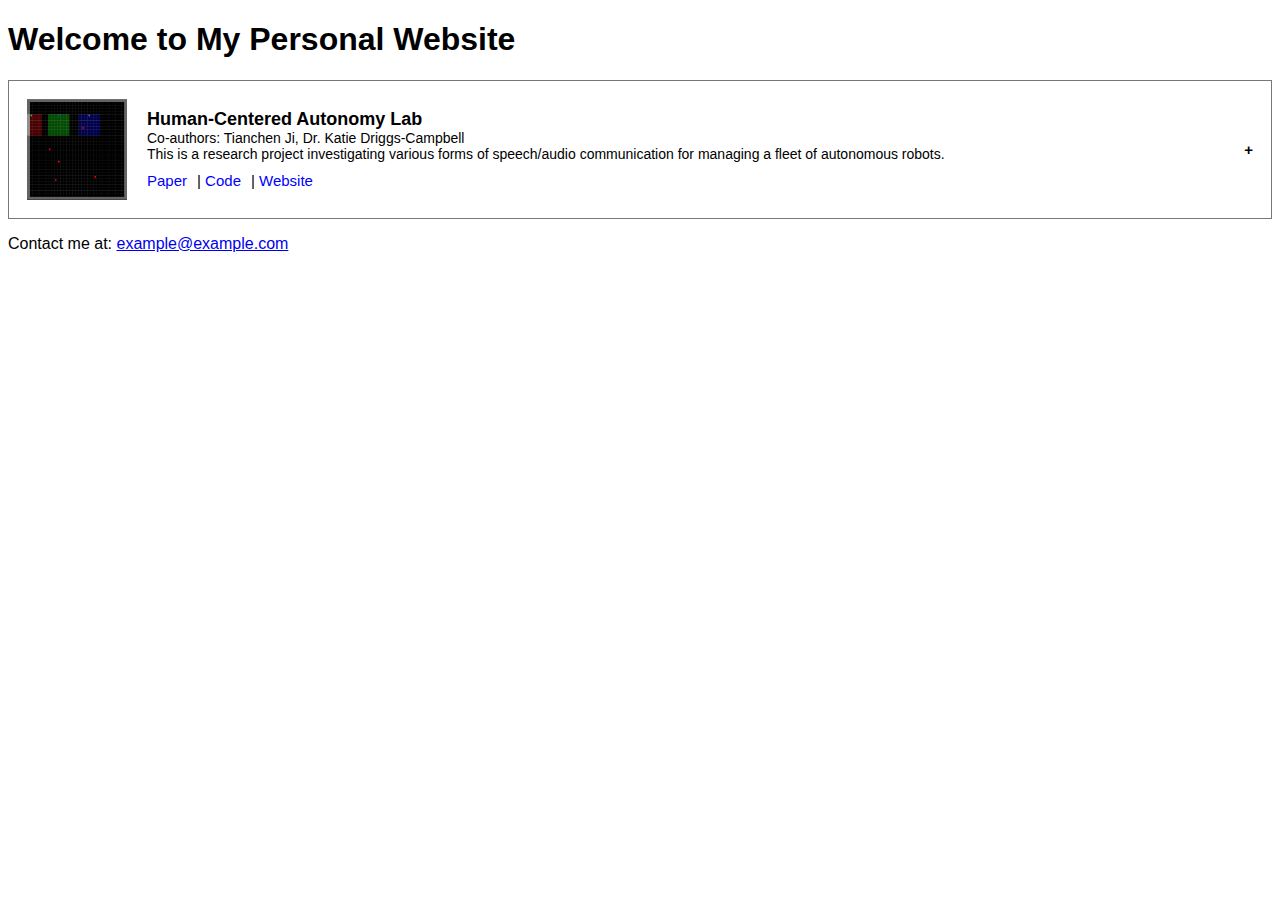
<file: test.html>
<!DOCTYPE html>
<html lang="en">
<head>
    <meta charset="UTF-8">
    <meta name="viewport" content="width=device-width, initial-scale=1.0">
    <title>My Personal Website</title>
    <style>
        body {
            font-family: Verdana, Geneva, sans-serif !important;
            background-color: white;  /* Set background color to white */
            color: black;  /* Set text color to black */
        }

        .collapsible {
            background-color: white;  /* Set collapsible background to white */
            color: black;  /* Set text color to black */
            cursor: pointer;
            padding: 18px;
            width: 100%;
            border: 1px solid #777;  /* Add a border to distinguish the button */
            text-align: left;
            outline: none;
            font-size: 15px;
            display: flex;
            align-items: center;
        }

        .collapsible img.collapsible-image {
            width: 100px;  /* Adjust size as needed */
            height: auto;  /* Maintain aspect ratio */
            margin-right: 20px;  /* Space between image and text */
        }

        .collapsible-content {
            flex: 1;  /* Take up remaining space */
            display: flex;
            flex-direction: column;
        }

        .project-title {
            font-size: 18px;
            font-weight: bold;
        }

        .project-authors, .project-description {
            font-size: 14px;
        }

        .project-links {
            margin-top: 10px;  /* Space between description and links */
        }

        .project-links a {
            margin-right: 10px;  /* Space between each link */
            color: blue;  /* Link color */
            text-decoration: none;  /* Remove underline from links */
        }

        .project-links a:hover {
            text-decoration: underline;  /* Underline on hover */
        }

        .active, .collapsible:hover {
            background-color: #f1f1f1;  /* Light grey background on hover and active */
        }

        .collapsible:after {
            content: '\002B';
            color: black;  /* Set the plus/minus color to black */
            font-weight: bold;
            margin-left: auto;
        }

        .active:after {
            content: "\2212";
        }

        .collapse_content {
            padding: 0 18px;
            max-height: 0;
            overflow: hidden;
            transition: max-height 0.2s ease-out;
            background-color: white;  /* Set collapse content background to white */
        }
    </style>
</head>
<body>
    <header>
        <h1>Welcome to My Personal Website</h1>
    </header>
    <section>
        <button class="collapsible">
            <img src="Abhi Research Portfolio/2021 - Senior Year/auto_farm30x30.gif" alt="Project Image" class="collapsible-image">
            <div class="collapsible-content">
                <div class="project-title">Human-Centered Autonomy Lab</div>
                <div class="project-authors">Co-authors: Tianchen Ji, Dr. Katie Driggs-Campbell</div>
                <div class="project-description">This is a research project investigating various forms of speech/audio communication for managing a fleet of autonomous robots.</div>
                <div class="project-links">
                    <a href="link-to-paper">Paper</a>| 
                    <a href="link-to-code">Code</a>| 
                    <a href="link-to-website">Website</a>
                </div>
            </div>
        </button>
        <div class="collapse_content"> 
            <p>
                This is a research project investigating various forms of speech/audio communication for managing a fleet of autonomous robots.
                <figure>
                    <img src="Abhi Research Portfolio/2021 - Senior Year/auto_farm30x30.gif" alt="Semantic segmentation of a building" style="width:20%">
                    <img src="Abhi Research Portfolio/2021 - Senior Year/small_grid_errors.png" alt="Semantic segmentation of a building" style="width:30%">
                    <img src="Abhi Research Portfolio/2021 - Senior Year/terrasentia.jpg" alt="Semantic segmentation of a building" style="width:30%">
                    <figcaption>Example of the simulation running, user interface, and real robots they represent.</figcaption>
                </figure>

                <b>Abstract:</b>
                <br><br>
                Agriculture is facing a labor crisis, leading to increased interest in fleets of small, under-canopy robots (agbots) that can perform precise, targeted actions (e.g., crop scouting, weeding, fertilization), while being supervised by human operators remotely. 
                However, farmers are not necessarily experts in robotics technology and will not adopt technologies that add to their workload or do not provide an immediate payoff.
                In this work, we explore methods for communication between a remote human operator and multiple agbots and examine the impact of audio communication on the operator's preferences and productivity.
                We develop a simulation platform where agbots are deployed across a field, randomly encounter failures, and call for help from the operator. 
                As the agbots report errors, various audio communication mechanisms are tested to convey which robot failed and what type of failure occurs. 
                The human is tasked with verbally diagnosing the failure while completing a secondary task. 
                A user study was conducted to test three audio communication methods: earcons, single-phrase commands, and full sentence communication. 
                Each user completed a survey to determine each method's overall effectiveness and preferences. 
                Our results suggest that the system using short phrases is the most positively perceived by participants and may allow for the human to complete the secondary task more efficiently. 
                <br><br>
                <b>Full paper accepted @ IEEE ROMAN 2022: <a href="Abhi Research Portfolio/2022 - Grad School/ROMAN_2022_Audio_Interaction (1).pdf">Examining Audio Communication Mechanisms for Supervising Fleets of Agricultural Robots</a></b>
                <br>Co-authors: Tianchen Ji, Dr. Katie Driggs-Campbell
            </p>
        </div>
    </section>
    <footer>
        <p>Contact me at: <a href="mailto:example@example.com">example@example.com</a></p>
    </footer>
    <script>
        document.addEventListener("DOMContentLoaded", function() {
            var coll = document.getElementsByClassName("collapsible");
            for (var i = 0; i < coll.length; i++) {
                coll[i].addEventListener("click", function() {
                    this.classList.toggle("active");
                    var content = this.nextElementSibling;
                    if (content.style.maxHeight) {
                        content.style.maxHeight = null;
                    } else {
                        content.style.maxHeight = content.scrollHeight + "px";
                    } 
                });
            }
        });
    </script>
</body>
</html>
</file>
<file: styles.css>
body {
  font-family: Verdana, Geneva, sans-serif !important;
  background-color: white;  /* Set background color to white */
  color: black;  /* Set text color to black */
}

.side_nav{
    text-align:left;
    float:left;
    position:fixed;
    display:inline-block;
    font-size:20px;

}
.side_nav a{
    text-decoration: none;
    color: black;

}
.side_nav a:active{
    font-weight:bold;
    color:blue;

}
*/
 .topnav a:hover {
    font-weight:bold;
    
  } 

.body{
  overflow: auto
}

.main_text{
    border:10px;
    display:inline-block;
    margin-left: 200px;
    margin-right:20px;
    font-size:20px;
}
.container{
    padding: 10px;
    margin: 0px;
}

figure {
  text-align: center; /* Center align the content within the figure */
}

figcaption {
  font-style: italic; /* Example style: italic */
  margin-top: 10px; /* Example margin top for spacing */
  font-size: 14px; /* Example font size */
  color: #666; /* Example color */
}

/* https://www.w3schools.com/howto/howto_css_social_media_buttons.asp */
.socials{
    text-align: center;
    color :white;
}
.fa{
    padding: 20px;
    font-size: 30px;
    width: 50px;
    text-align: center;
    /* text-decoration: none; */
    margin: 5px 2px;
    /* border-radius: 50%; */

}

.fa:hover{
    opacity: .7;
}

.fa-linkedin {
    background: #007bb5;
    color: white;
    font-size:48px;   

  }
.fa-github{
    background: black;
    color: white;
    font-size:48px;   
}

.profile_pic{
    display:block;
    margin-left: auto;
    margin-right: auto;
    width:250px;
}

/* w3schools.com/howto/howto_js_collapsible.asp */


.collapsible {
    background-color: white;
    color: black;
    cursor: pointer;
    padding: 18px;
    width: 100%;
    /* border: 1px solid black; */
    border: 1px solid #777;  /* Add a border to distinguish the button */
    text-align: left;
    outline: none;
    display: flex;
    font-size: 15px;
    align-items: center;
}

.collapsible-image {
    width: 150px;
    height: 100px;
    /* to Maintain aspect ratio  height: auto;   */
    margin-right: 20px;
}

.collapsible-text {
    display: flex;
    flex-direction: column;
    font-size: small;
}

.collapsible-text h2 {
    margin: 0;
    font-size: 18px;
}

.collapsible-text p {
    margin: 5px 0;
    font-size: 10px;
}

.links {
    margin-top: 10px;
}

.links a {
    color: blue;
    text-decoration: none;
    margin-right: 10px;
}

.links a:hover {
    text-decoration: underline;
}

.collapse_content {
    padding: 0 18px;
    max-height: 0;
    overflow: hidden;
    transition: max-height 0.2s ease-out;
    background-color: white;
    color: black;
    border: 1px solid black;
    font-size: small;
}

.active, .collapsible:hover {
    background-color: #f1f1f1;
}

/* Uncomment below for the plus minus symbols */
/* .collapsible:after {
    content: '\002B';
    color: black;
    font-weight: bold;
    float: right;
    margin-left: 5px;
} 
.active:after {
    content: "\2212";
    float: right;
} */

/* Project Related CSS */
.project-title {
    /* Your styles for the project title here */
    font-size: 20px;
    font-weight: bold;
}
.project-description {
    /* Your styles for the project description here */
    font-size: 15px;
}
.project-authors{
    /* Your styles for the project authors here */
    font-size: 15px;
}
.project-description {
    /* Your styles for the project description here */
    font-size: 15px;
}
.project-venue {
    /* Your styles for the project venue here */
    font-size: 15px;
    font-style: italic;
}

.figure-container {
    display: flex;
    justify-content: space-between;
    align-items: flex-start;
}
.figure-container figure {
    margin: 0;
    width: 48%;
    display: flex;
    flex-direction: column;
    align-items: center;
}
.figure-container img {
    width: 100%;
    display: block;
    object-fit: contain; /* Ensures consistent image display */

}
.figure-container figcaption {
    text-align: center;
    margin-top: 10px;
    min-height: 50px; /* Ensures consistent caption height */

}
</file>
